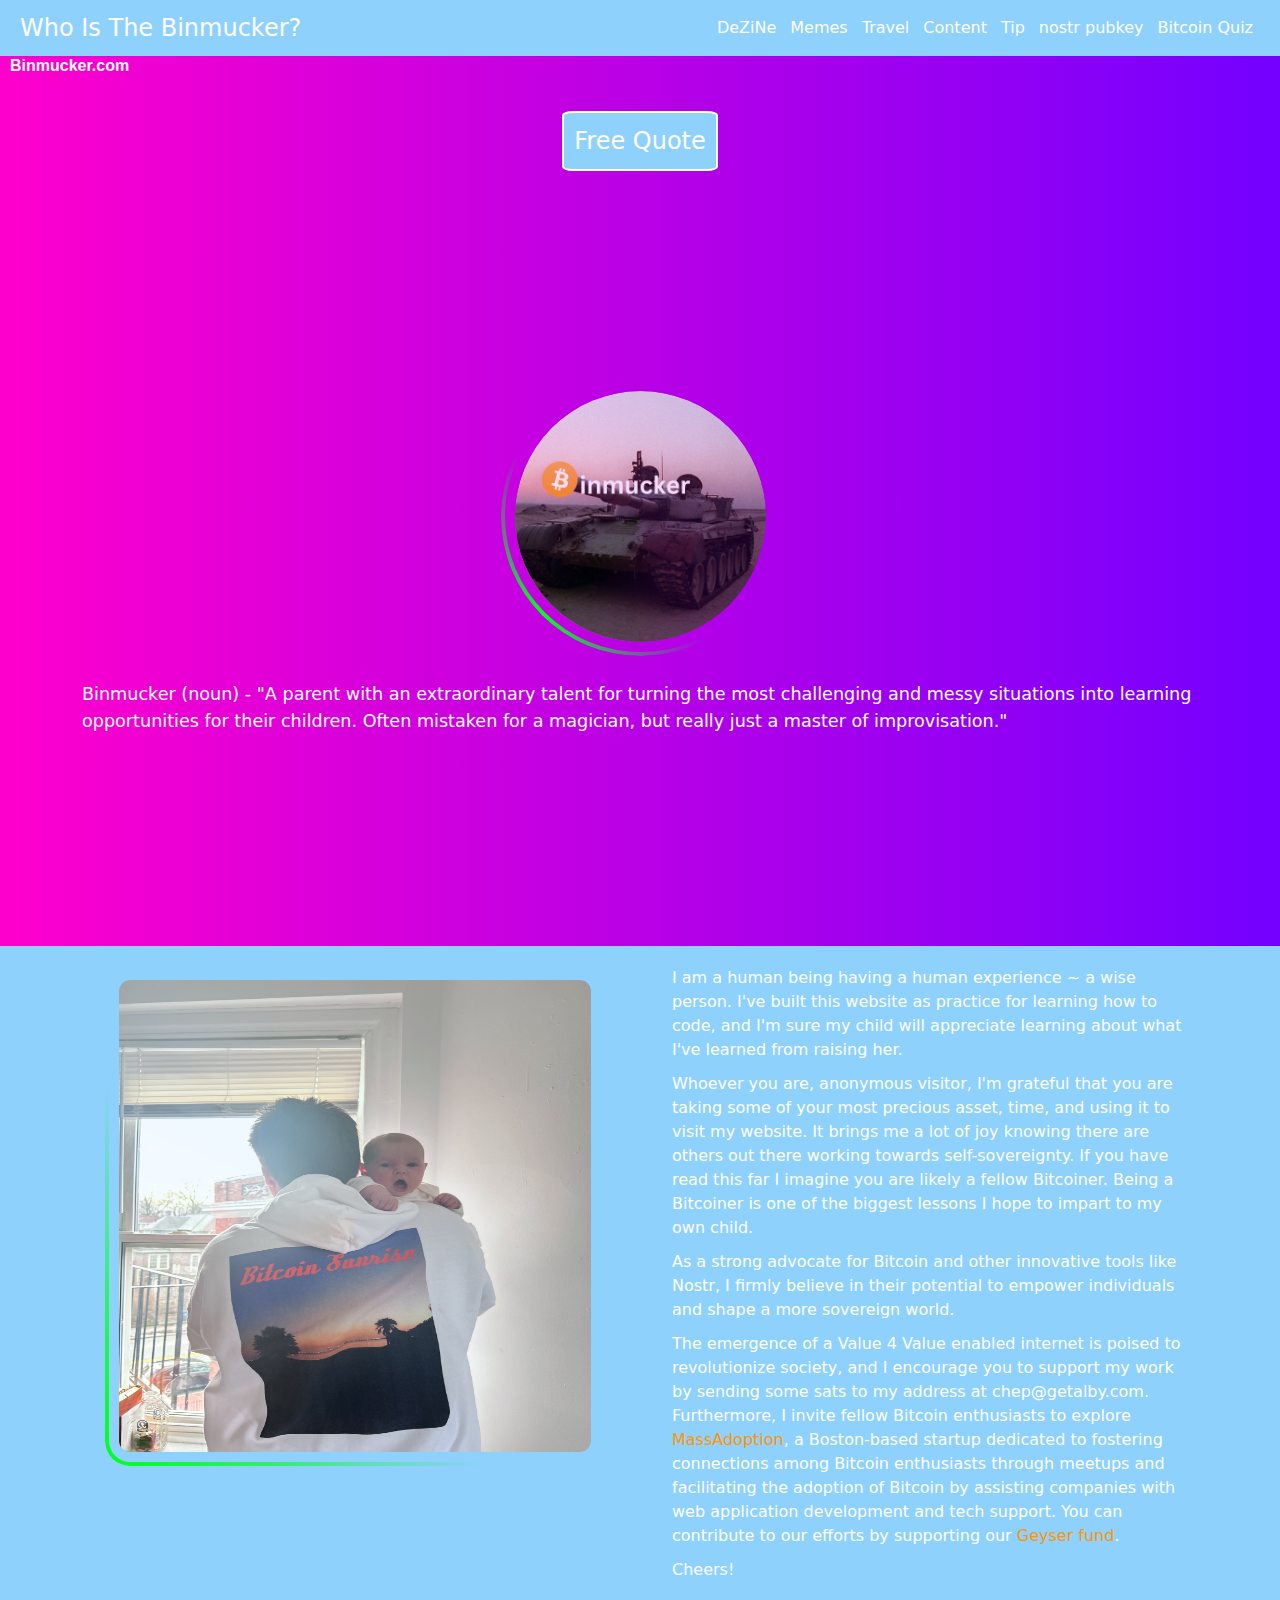
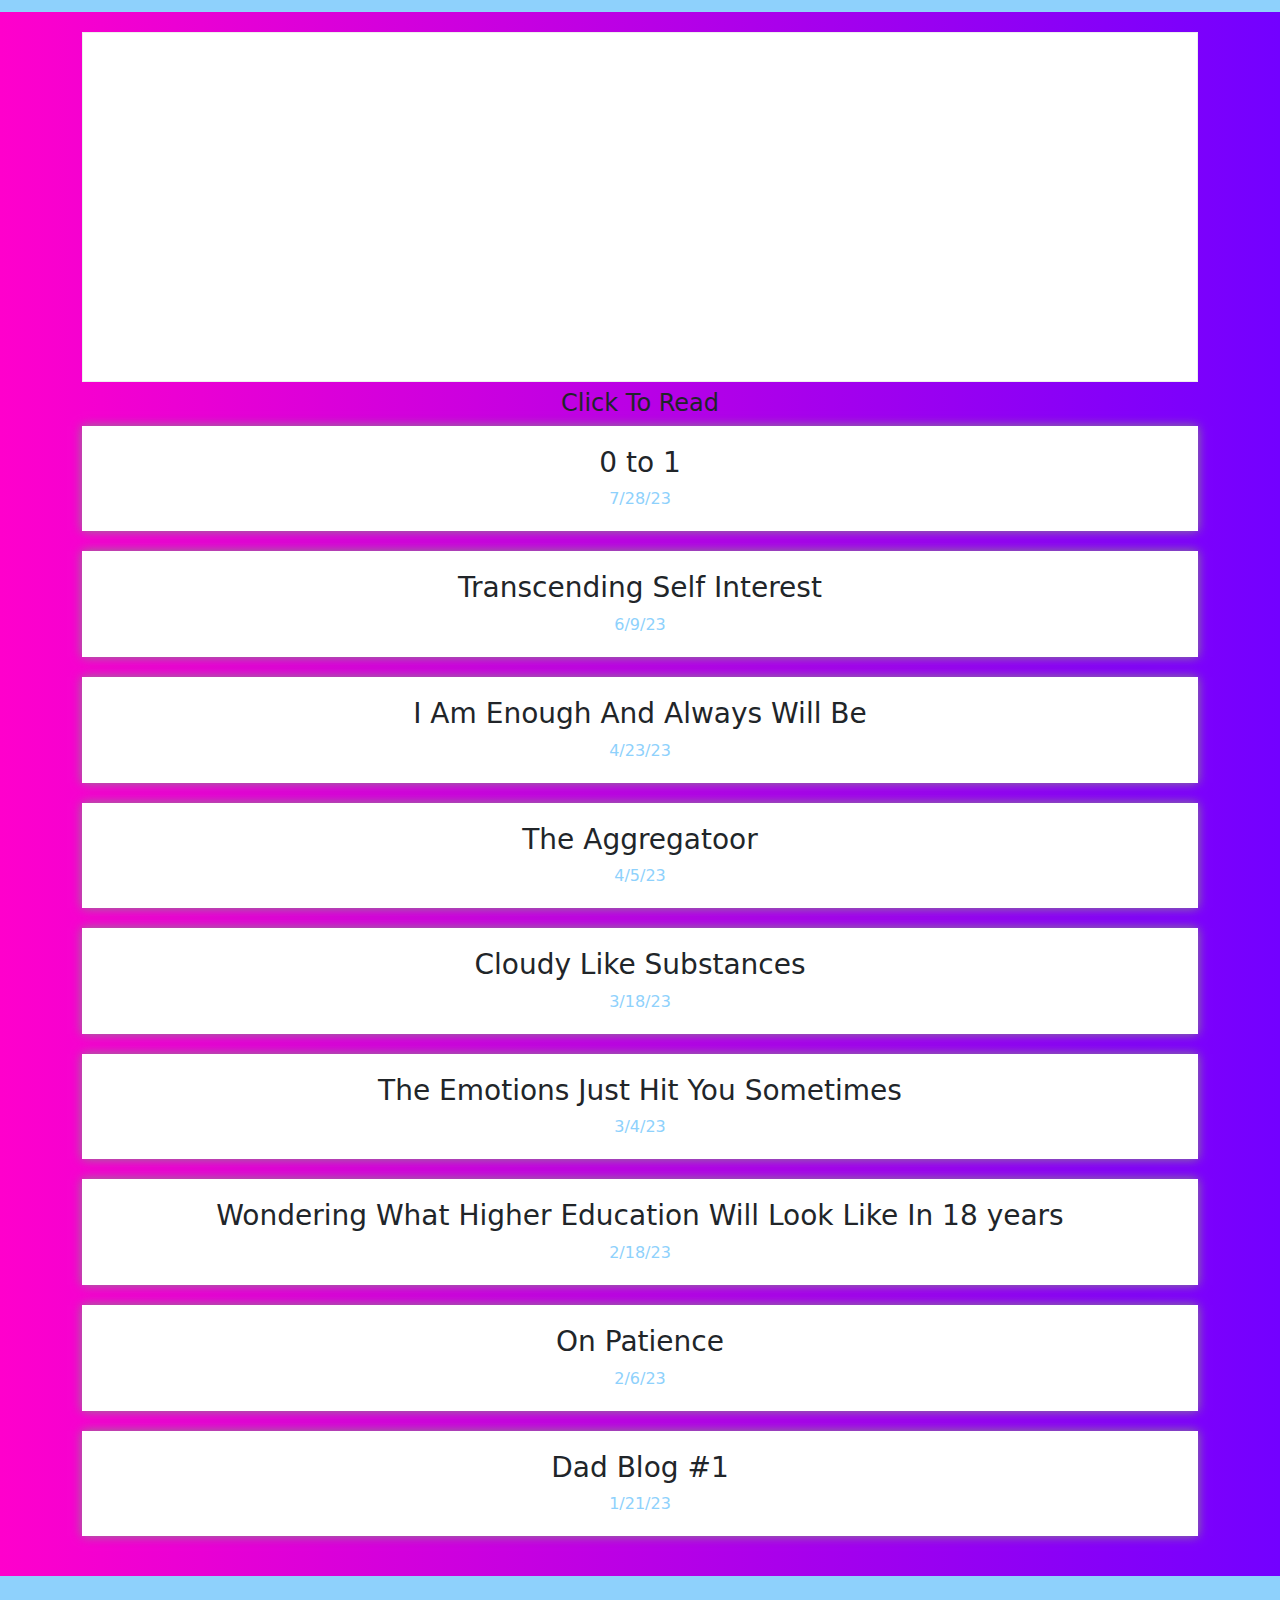
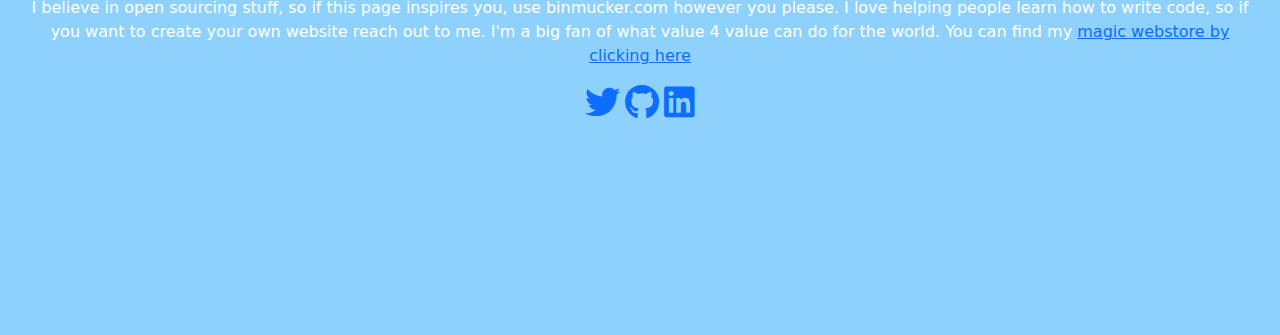
<file: index.html>
<!DOCTYPE html>
<html>
<head>
  <title>Binmucker.com</title>
  <meta name="viewport" content="width=device-width, initial-scale=1.0">
  <link rel="icon" href="images/favicon.ico">
  <link rel="stylesheet" href="./styles.css">
  <link rel="stylesheet" href="https://cdnjs.cloudflare.com/ajax/libs/font-awesome/5.15.3/css/all.min.css">
  <link rel="stylesheet" href="https://cdn.jsdelivr.net/npm/bootstrap@5.3.0/dist/css/bootstrap.min.css">
</head>
<body>
  <header>
    <nav>
      <a href="https://chepenik.github.io/conorchepenik.com/" class="logo" target="_blank">Who Is The Binmucker?</a>
      <button class="nav-toggle">&#9776;</button>
      <ul>
        <li><a href="DeZiNe.html">DeZiNe</a></li>
        <li><a href="memes.html">Memes</a></li>
        <li><a href="travel.html">Travel</a></li>
        <li><a href="content.html">Content</a></li>
        <li><a href="tip.html">Tip</a></li>
        <li><a href="npub.html">nostr pubkey</a></li>
        <li><a href="quiz.html">Bitcoin Quiz</a></li>
      </ul>
    </nav>
  </header>

  <section class="marquee">
    <div class="scroll">
      <div>
        <h3 class="category">Binmucker.com</h3>
        <h3 class="category" id="price1"></h3>
        <h3 class="category" id="block1"></h3>
        <h3 class="category" id="fees1"></h3>
        <h3 id="change1" class="category"></h3>
      </div>
      <script>
        const price1 = document.querySelector("#price1");
        const block1 = document.querySelector("#block1");
        const fees1 = document.querySelector("#fees1");
        const change1 = document.querySelector("#change1");
  
        function getPrice() {
          const priceUrl = "https://api.bitaps.com/market/v1/ticker/btcusd";
  
          fetch(priceUrl)
            .then(response => response.json())
            .then(data => {
              const lastPrice = data.data.last;
              price1.textContent = `USD/BTC $${lastPrice}`;
  
              if (lastPrice < parseFloat(price1.textContent.replace("USD/BTC $", ""))) {
                price1.classList.add("red");
              } else if (lastPrice > parseFloat(price1.textContent.replace("USD/BTC $", ""))) {
                price1.classList.add("green");
              } else {
                price1.classList.remove("red", "green");
              }
            });
        }
  
        getPrice();
  
        function getBlock() {
          const blockUrl = "https://chain.api.btc.com/v3/block/latest";
          console.log(blockUrl);
  
          fetch(blockUrl)
            .then(response => response.json())
            .then(data => {
              block1.textContent = `Block Height: ${String(data.data.height)}`; 
            });
        }
  
        getBlock();
  
        function getFees() {
          const feesUrl = "https://mempool.space/api/v1/fees/recommended";
  
          fetch(feesUrl)
            .then(response => response.json())
            .then(data => {
              fees1.textContent = `Current Fees: ${data.fastestFee} sat/vb`;
            });
        }
  
        getFees();
  
      </script>
    </div>
  </section>  
  
  <section id="quote" class="apitings">
    <div class="col-md-12">
      <div id="quoteText"></div>
      <div id="quoteAuthor"></div>
      <a href="#" onclick="fetchRandomQuote();">Free Quote</a>
    </div>
  </section>  
  <section id="hero">
    <div class="tankdiv">
      <a href="https://chep.creator-spring.com/" target="_blank"><img src="images/inmucker.jpg" class="tank img-fluid" alt="binmucker logo"></a>
    </div>
    <div class="container">
          <p>Binmucker (noun) - "A parent with an extraordinary talent for turning the most challenging and messy situations into learning opportunities for their children. Often mistaken for a magician, but really just a master of improvisation."</p>
        </div>
  </section>

  <section class="substack">
    <div class="container">
      <div class="row">

      </div>
    </div>
  </section>
  
  <section id="about">
    <div class="container">
      <div class="row">
        <div class="col-md-6">
          <div class="about-image">
            <a href="https://chep.creator-spring.com/" target="_blank"><img src="images/sloanonshoulder.jpeg" class="few" alt="binmucker logo"></a>
          </div>
        </div>
        <div class="col-md-6">
          <div class="about-text">
            <p>I am a human being having a human experience ~ a wise person. I've built this website as practice for learning how to code, and I'm sure my child will appreciate learning about what I've learned from raising her.</p>
            <p>Whoever you are, anonymous visitor, I'm grateful that you are taking some of your most precious asset, time, and using it to visit my website. It brings me a lot of joy knowing there are others out there working towards self-sovereignty. If you have read this far I imagine you are likely a fellow Bitcoiner. Being a Bitcoiner is one of the biggest lessons I hope to impart to my own child.</p>
            <p>As a strong advocate for Bitcoin and other innovative tools like Nostr, I firmly believe in their potential to empower individuals and shape a more sovereign world.</p>
            <p>The emergence of a Value 4 Value enabled internet is poised to revolutionize society, and I encourage you to support my work by sending some sats to my address at chep@getalby.com. Furthermore, I invite fellow Bitcoin enthusiasts to explore <a href="https://massadoption.net/">MassAdoption</a>, a Boston-based startup dedicated to fostering connections among Bitcoin enthusiasts through meetups and facilitating the adoption of Bitcoin by assisting companies with web application development and tech support. You can contribute to our efforts by supporting our <a href="https://geyser.fund/project/massadoption">Geyser fund</a>.</p> <p>Cheers!</p>
          </div>
        </div>
      </div>
    </div>
  </section>
  
  <section id="posts">
    <div class="container">
      <div class="row">
        <div class="col-md-12">
          <div class="col-md-12">
            <iframe src="https://binmucker.substack.com/embed" width="100%" height="350" style="border:1px solid #EEE; background:white;" frameborder="0" scrolling="no"></iframe>
          </div>
          <div class="substackheader">
            <h4>Click To Read</h4>
          </div>
          <div class="post" onclick="openLink('https://binmucker.substack.com/p/0-to-1')">
            <h3>0 to 1</h3>
            <a href="https://binmucker.substack.com/p/0-to-1" target="_blank">7/28/23</a>
          </div>
          <div class="post" onclick="openLink('https://binmucker.substack.com/p/transcending-self-interest')">
            <h3>Transcending Self Interest</h3>
            <a href="https://binmucker.substack.com/p/transcending-self-interest" target="_blank">6/9/23</a>
          </div>
          <div class="post" onclick="openLink('https://binmucker.substack.com/p/i-am-enough-and-always-will-be')">
            <h3>I Am Enough And Always Will Be</h3>
            <a href="https://binmucker.substack.com/p/i-am-enough-and-always-will-be" target="_blank">4/23/23</a>
          </div>
          <div class="post" onclick="openLink('https://binmucker.substack.com/p/the-aggregatoor')">
            <h3>The Aggregatoor</h3>
            <a href="https://binmucker.substack.com/p/the-aggregatoor" target="_blank">4/5/23</a>
          </div>
          <div class="post" onclick="openLink('https://binmucker.substack.com/p/cloudy-like-substances?sd=pf')">
            <h3>Cloudy Like Substances</h3>
            <a href="https://binmucker.substack.com/p/cloudy-like-substances?sd=pf" target="_blank">3/18/23</a>
          </div>
          <div class="post" onclick="openLink('https://binmucker.substack.com/p/the-emotions-just-hit-you-sometimes?sd=pf')">
            <h3>The Emotions Just Hit You Sometimes</h3>
            <a href="https://binmucker.substack.com/p/the-emotions-just-hit-you-sometimes?sd=pf" target="_blank">3/4/23</a>
          </div>
          <div class="post" onclick="openLink('https://binmucker.substack.com/p/wondering-what-higher-education-will')">
            <h3>Wondering What Higher Education Will Look Like In 18 years</h3>
            <a href="https://binmucker.substack.com/p/wondering-what-higher-education-will" target="_blank">2/18/23</a>
          </div>
          <div class="post" onclick="openLink('https://binmucker.substack.com/p/on-patience')">
            <h3>On Patience</h3>
            <a href="https://binmucker.substack.com/p/on-patience" target="_blank">2/6/23</a>
          </div>
          <div class="post" onclick="openLink('https://binmucker.substack.com/p/dad-blog-1')">
            <h3>Dad Blog #1</h3>
            <a href="https://binmucker.substack.com/p/dad-blog-1" target="_blank">1/21/23</a>
          </div>
        </div>
      </div>
    </div>
  </section>

  <script>
    function openLink(url) {
      window.open(url, '_blank');
    }
  </script>

  <footer>
    <p>I believe in open sourcing stuff, so if this page inspires you, use binmucker.com however you please. I love helping people learn how to write code, so if you want to create your own website reach out to me. I'm a big fan of what value 4 value can do for the world. You can find my <a href="https://magicwebstore.xyz/index.html?pubkey=02b1a6c208420d3eb5a625aa8c79689e1dd4ea94f82286d06e1df7a05e2c3a482f&relays=%5B%22wss://nostrue.com%22,%22wss://relayable.org%22,%22wss://nostr.oxtr.dev%22%5D" target="_blank">magic webstore by clicking here</a></p>
    <div class="social-links">
      <a href="https://twitter.com/ConorChepenik" target="_blank"><i class="fab fa-twitter icon-resize"></i></a>
      <a href="https://github.com/Chepenik/binmucker.com" target="_blank"><i class="fab fa-github icon-resize"></i></a>
      <a href="https://www.linkedin.com/in/conorchepenik/" target="_blank"><i class="fab fa-linkedin icon-resize"></i></a>
    </div> 
    <div class="v4v">
      <hr>
      <lightning-widget 
      name="Binmucker Chep" 
      accent="#FF00CC" 
      to="chep@getalby.com" 
      image="https://nostr.build/p/nb11376.jpg"
      amounts="690, 6900, 69000"
      labels="Minimuck, Midsize Muck, Massive Muck" 
      />
    <script src="https://embed.twentyuno.net/js/app.js"></script> 
    </div>  
  </footer>  

  <script src="app.js"></script>
</body>
</html>
</file>
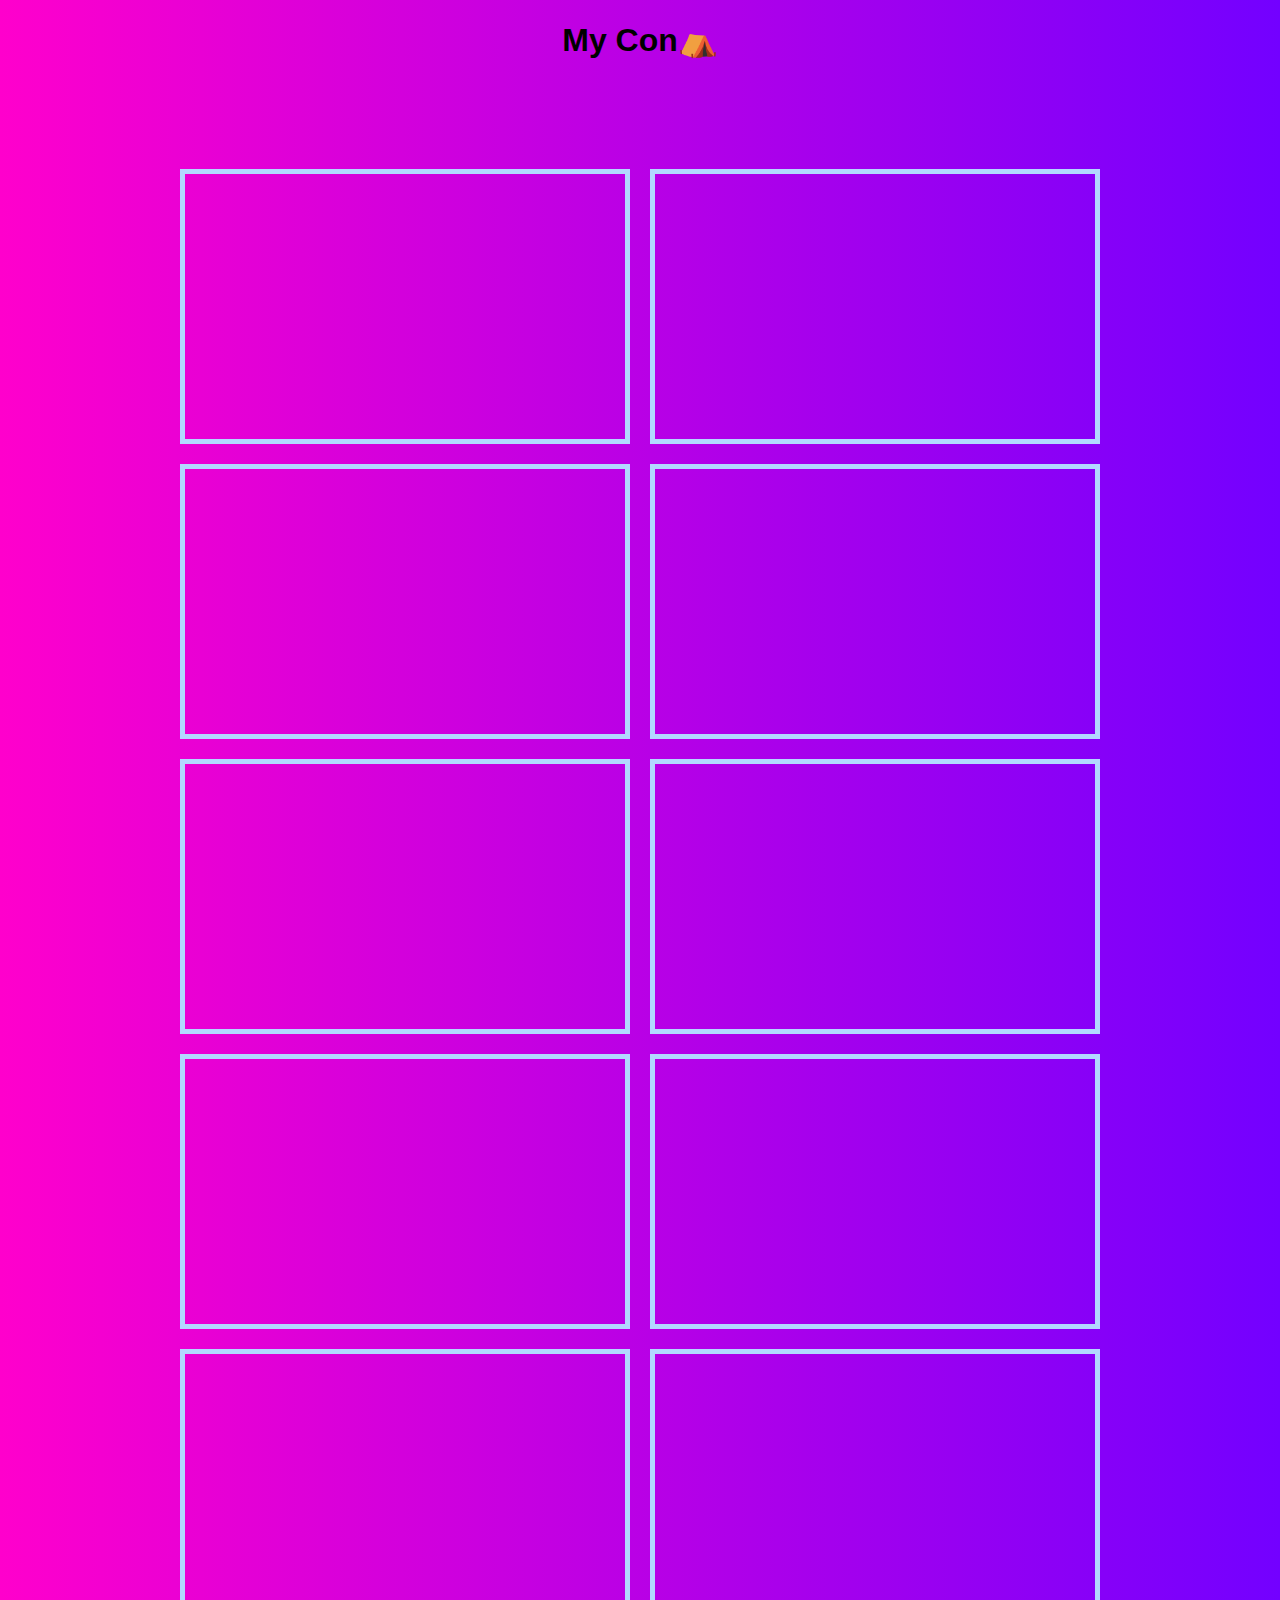
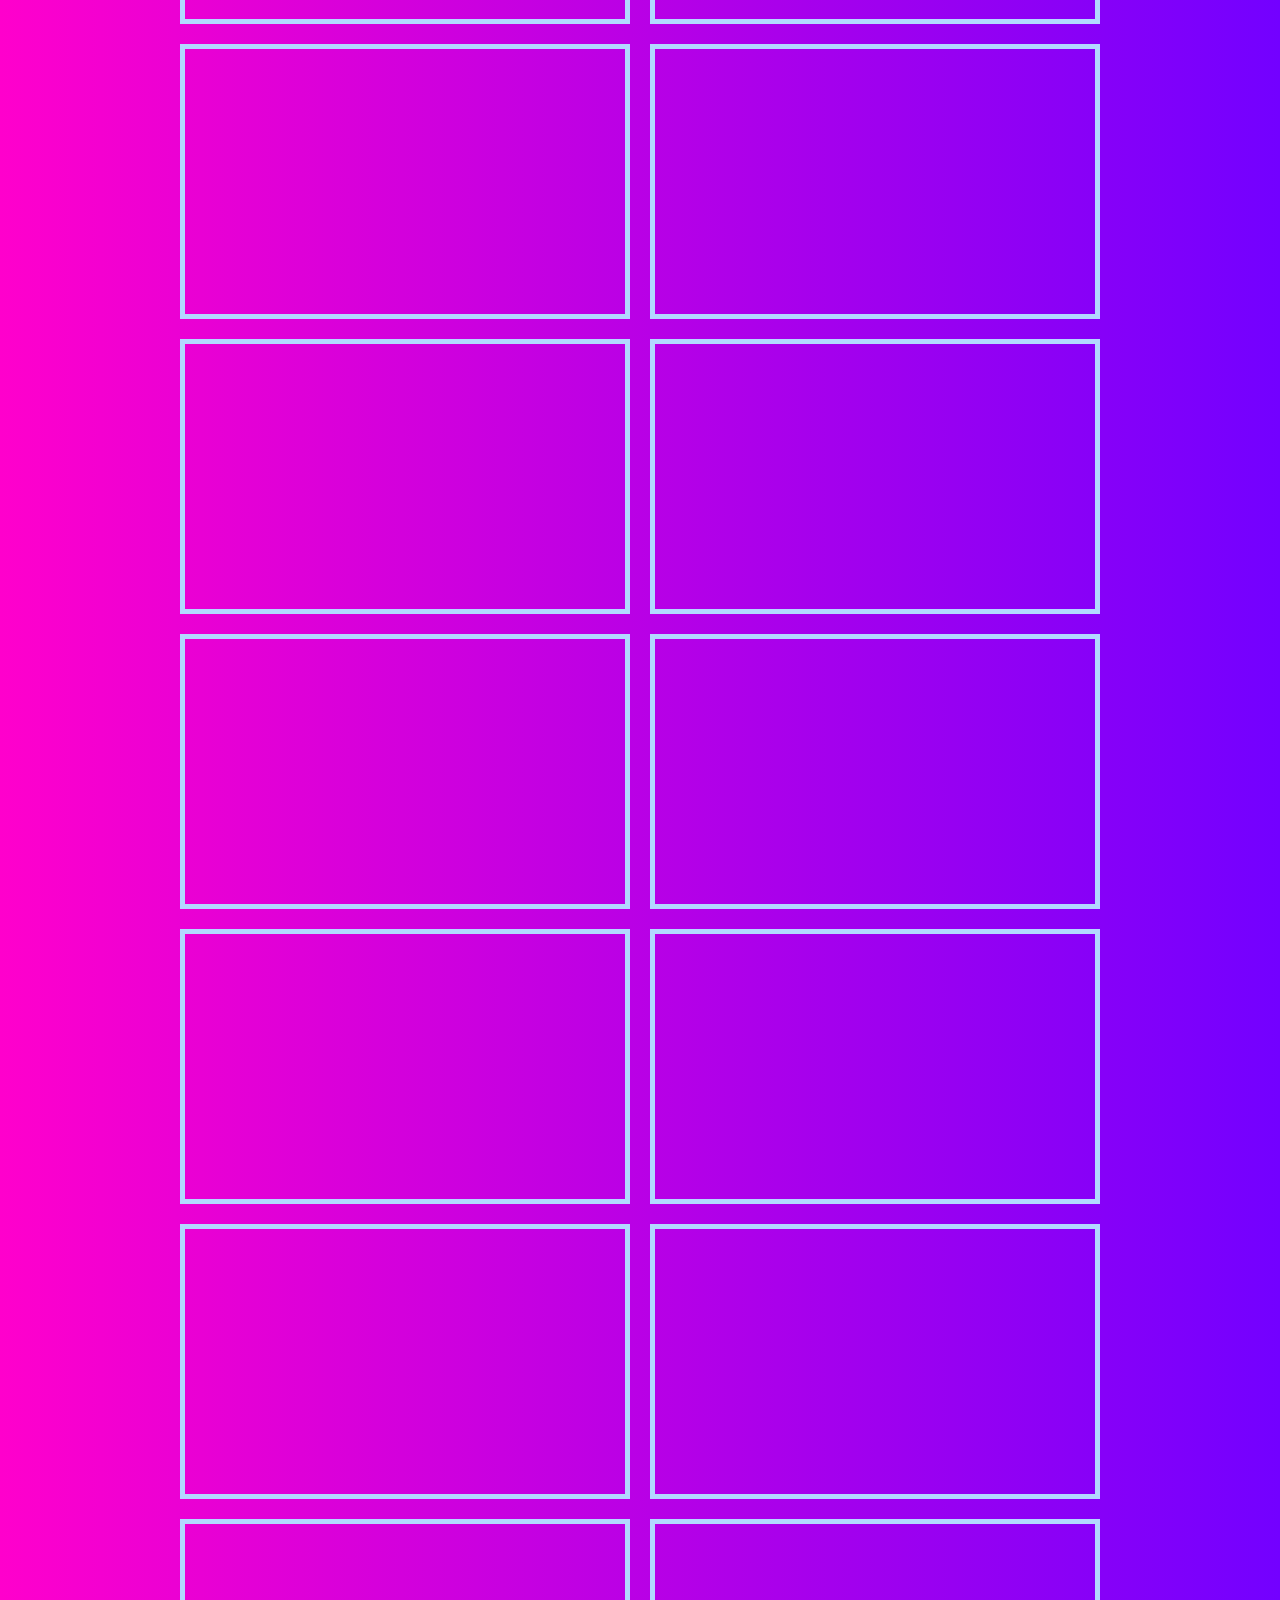
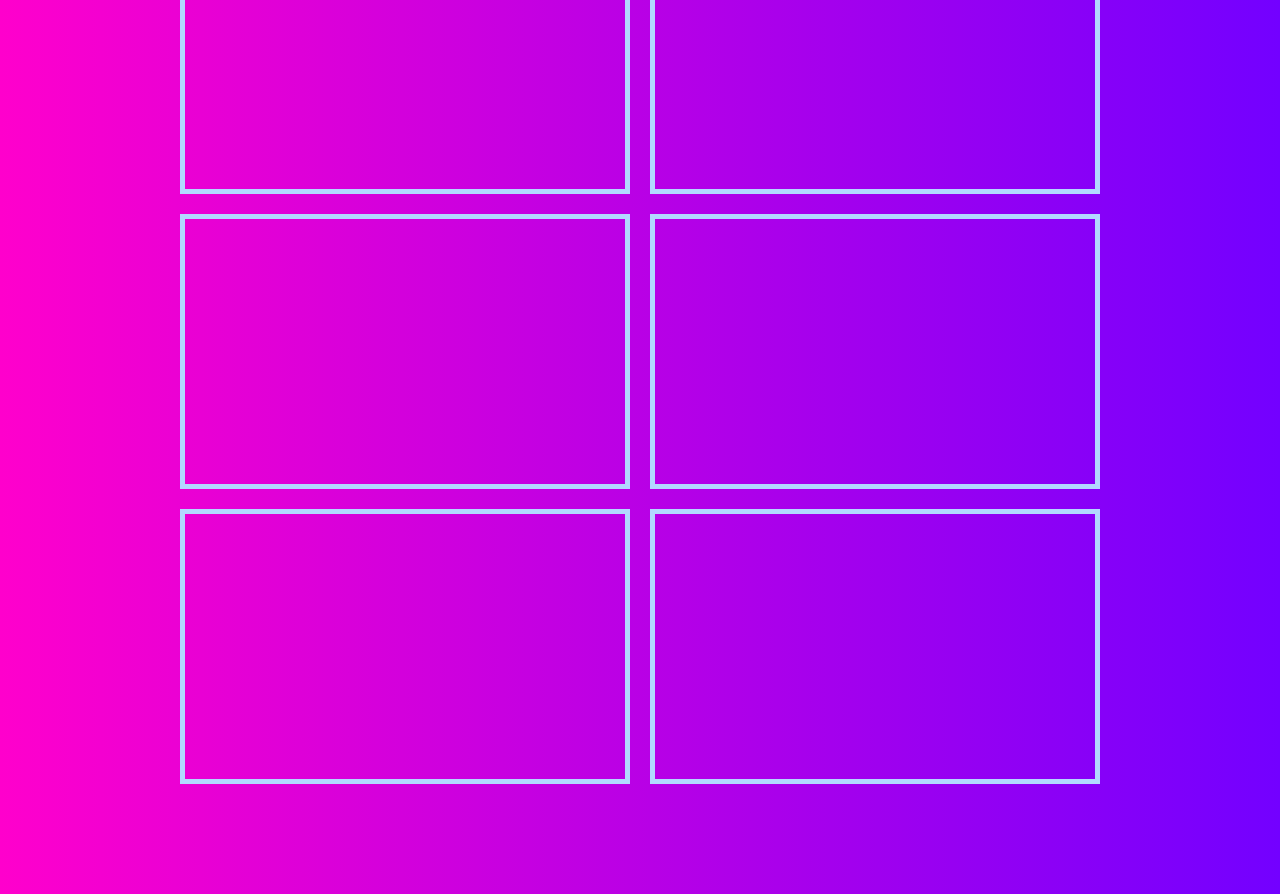
<file: content.html>
<!DOCTYPE html>
<html lang="en">
<head>
  <meta charset="UTF-8">
  <meta name="viewport" content="width=device-width, initial-scale=1.0">
  <title>Youtube Videos</title>
  <link rel="stylesheet" href="https://cdnjs.cloudflare.com/ajax/libs/font-awesome/5.15.3/css/all.min.css">
  <link rel="icon" href="images/favicon.ico">
  <style>
  body {
    background: linear-gradient(90deg, #FF00CC, #7300ff);
    font-family: Arial, sans-serif;
  }
  h1 {
    text-align: center;
  }
  .iframe-container {
    display: flex;
    justify-content: center;
    margin-top: 100px;
    margin-bottom: 100px;
    flex-wrap: wrap;
  }

  .iframe-container iframe {
    margin: 10px 10px;
    padding: 20px;
    width: 400px;
    height: 225px;
    border: 5px solid #b2d9ff;
  }
  .img-container {
    display: flex;
    justify-content: center;
    width: auto;
    height: 20px;
  }

  @media (max-width: 1200px) {
    .iframe-container iframe {
      width: 300px;
      height: 169px;
    }
  }

  @media (max-width: 768px) {
    .iframe-container iframe {
      width: 250px;
      height: 141px;
    }
  }

  @media (max-width: 576px) {
    .iframe-container iframe {
      width: 100%;
      height: 225px;
      margin: 10px;
    }
  }
  </style>
</head>
<h1>My Con⛺️</h1>
<body>
  <div class="iframe-container">
    <iframe src="https://www.youtube.com/embed/_FCJmPGxlvE" title="YouTube video player" frameborder="0" allow="accelerometer; autoplay; clipboard-write; encrypted-media; gyroscope; picture-in-picture; web-share" allowfullscreen></iframe>
    <iframe src="https://www.youtube.com/embed/iSzeB2PpGlA" title="YouTube video player" frameborder="0" allow="accelerometer; autoplay; clipboard-write; encrypted-media; gyroscope; picture-in-picture; web-share" allowfullscreen></iframe>
    <iframe src="https://www.youtube.com/embed/ooK-kdJZQoE" title="YouTube video player" frameborder="0" allow="accelerometer; autoplay; clipboard-write; encrypted-media; gyroscope; picture-in-picture; web-share" allowfullscreen></iframe>
    <iframe src="https://www.youtube.com/embed/wejhmYI9IME" title="YouTube video player" frameborder="0" allow="accelerometer; autoplay; clipboard-write; encrypted-media; gyroscope; picture-in-picture; web-share" allowfullscreen></iframe>
    <iframe src="https://www.youtube.com/embed/Q1lVWmy3Dn0" title="YouTube video player" frameborder="0" allow="accelerometer; autoplay; clipboard-write; encrypted-media; gyroscope; picture-in-picture; web-share" allowfullscreen></iframe>
    <iframe src="https://www.youtube.com/embed/s_yntfCSZP4" title="YouTube video player" frameborder="0" allow="accelerometer; autoplay; clipboard-write; encrypted-media; gyroscope; picture-in-picture; web-share" allowfullscreen></iframe>
    <iframe src="https://www.youtube.com/embed/Usw2ZiRqsCY" title="YouTube video player" frameborder="0" allow="accelerometer; autoplay; clipboard-write; encrypted-media; gyroscope; picture-in-picture; web-share" allowfullscreen></iframe>
    <iframe src="https://www.youtube.com/embed/oHUf66_NKGc" title="YouTube video player" frameborder="0" allow="accelerometer; autoplay; clipboard-write; encrypted-media; gyroscope; picture-in-picture; web-share" allowfullscreen></iframe>
    <iframe src="https://www.youtube.com/embed/Uu9c777z_ak" title="YouTube video player" frameborder="0" allow="accelerometer; autoplay; clipboard-write; encrypted-media; gyroscope; picture-in-picture; web-share" allowfullscreen></iframe>
    <iframe src="https://www.youtube.com/embed/xZ5_BahxCqA" title="YouTube video player" frameborder="0" allow="accelerometer; autoplay; clipboard-write; encrypted-media; gyroscope; picture-in-picture; web-share" allowfullscreen></iframe>
    <iframe src="https://www.youtube.com/embed/zob7xplHhA8" title="YouTube video player" frameborder="0" allow="accelerometer; autoplay; clipboard-write; encrypted-media; gyroscope; picture-in-picture; web-share" allowfullscreen></iframe>
    <iframe src="https://www.youtube.com/embed/5ZqLiJzpbnI" title="YouTube video player" frameborder="0" allow="accelerometer; autoplay; clipboard-write; encrypted-media; gyroscope; picture-in-picture; web-share" allowfullscreen></iframe>
    <iframe src="https://www.youtube.com/embed/PT4yHzxq1oo" title="YouTube video player" frameborder="0" allow="accelerometer; autoplay; clipboard-write; encrypted-media; gyroscope; picture-in-picture; web-share" allowfullscreen></iframe>
    <iframe src="https://www.youtube.com/embed/1UZIUCtUr9w" title="YouTube video player" frameborder="0" allow="accelerometer; autoplay; clipboard-write; encrypted-media; gyroscope; picture-in-picture; web-share" allowfullscreen></iframe>
    <iframe src="https://www.youtube.com/embed/FD5UME_fTHs" title="YouTube video player" frameborder="0" allow="accelerometer; autoplay; clipboard-write; encrypted-media; gyroscope; picture-in-picture; web-share" allowfullscreen></iframe>
    <iframe src="https://www.youtube.com/embed/HjhoymatX-E" title="YouTube video player" frameborder="0" allow="accelerometer; autoplay; clipboard-write; encrypted-media; gyroscope; picture-in-picture; web-share" allowfullscreen></iframe>
    <iframe src="https://www.youtube.com/embed/14SWKlcNIYU" title="YouTube video player" frameborder="0" allow="accelerometer; autoplay; clipboard-write; encrypted-media; gyroscope; picture-in-picture; web-share" allowfullscreen></iframe>
    <iframe src="https://www.youtube.com/embed/7WHQuO0U4JE" title="YouTube video player" frameborder="0" allow="accelerometer; autoplay; clipboard-write; encrypted-media; gyroscope; picture-in-picture; web-share" allowfullscreen></iframe>
    <iframe src="https://www.youtube.com/embed/xsKkcU-o4Xs" title="YouTube video player" frameborder="0" allow="accelerometer; autoplay; clipboard-write; encrypted-media; gyroscope; picture-in-picture; web-share" allowfullscreen></iframe>
    <iframe src="https://www.youtube.com/embed/Hx6ZCzjjAps" title="YouTube video player" frameborder="0" allow="accelerometer; autoplay; clipboard-write; encrypted-media; gyroscope; picture-in-picture; web-share" allowfullscreen></iframe>
    <iframe src="https://www.youtube.com/embed/huDc_5hzRdM" title="YouTube video player" frameborder="0" allow="accelerometer; autoplay; clipboard-write; encrypted-media; gyroscope; picture-in-picture; web-share" allowfullscreen></iframe>
    <iframe src="https://www.youtube.com/embed/X2mE4M2A1xU" title="YouTube video player" frameborder="0" allow="accelerometer; autoplay; clipboard-write; encrypted-media; gyroscope; picture-in-picture; web-share" allowfullscreen></iframe>
    <iframe src="https://www.youtube.com/embed/jnzbFR9cD9E" title="YouTube video player" frameborder="0" allow="accelerometer; autoplay; clipboard-write; encrypted-media; gyroscope; picture-in-picture; web-share" allowfullscreen></iframe>
    <iframe src="https://www.youtube.com/embed/ReSZBp3bYe8" title="YouTube video player" frameborder="0" allow="accelerometer; autoplay; clipboard-write; encrypted-media; gyroscope; picture-in-picture; web-share" allowfullscreen></iframe>
    <iframe src="https://www.youtube.com/embed/HZPqlN1gjT8" title="YouTube video player" frameborder="0" allow="accelerometer; autoplay; clipboard-write; encrypted-media; gyroscope; picture-in-picture; web-share" allowfullscreen></iframe>
    <iframe src="https://www.youtube.com/embed/lINpEJlZe0o" title="YouTube video player" frameborder="0" allow="accelerometer; autoplay; clipboard-write; encrypted-media; gyroscope; picture-in-picture; web-share" allowfullscreen></iframe>
  </div>
</body>
</html>
</file>
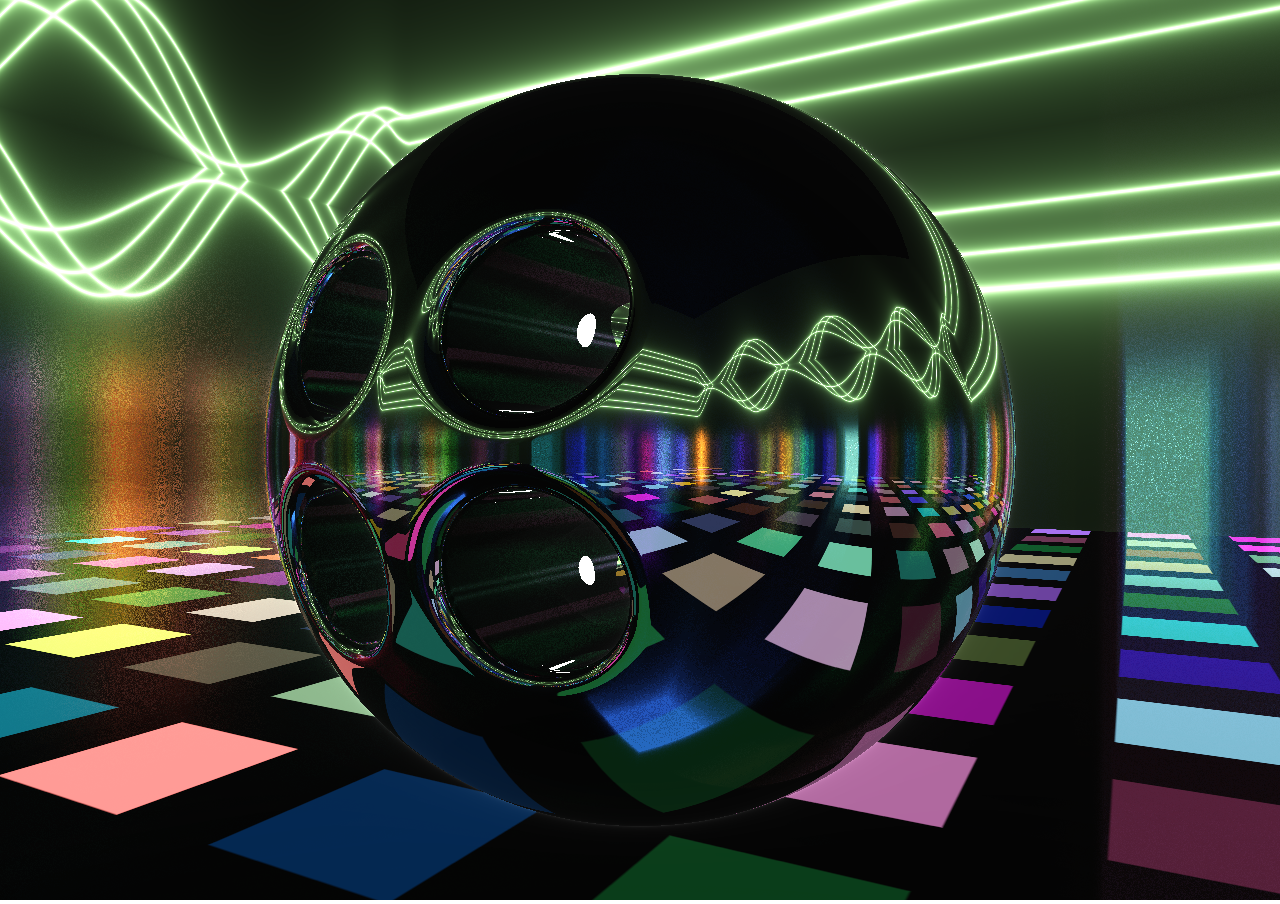
<file: DeZiNe.html>
<!DOCTYPE html>
<html lang="en">
<head>
    <meta charset="UTF-8">
    <meta name="viewport" content="width=device-width, initial-scale=1.0">
    <link rel="icon" href="images/favicon.ico">
</head>
<body>

<script>

const canvas = document.createElement("canvas")
const gl = canvas.getContext("webgl2")

document.title = "DeZiNes"
document.body.innerHTML = ""
document.body.appendChild(canvas) 
document.body.style = "margin:0;touch-action:none;overflow:hidden;"
canvas.style.width = "100%"
canvas.style.height = "auto"
canvas.style.userSelect = "none"

const dpr = Math.max(1, .5*window.devicePixelRatio)

function resize() {
  const {
    innerWidth: width, 
    innerHeight: height
  } = window

  canvas.width = width * dpr
  canvas.height = height * dpr

  gl.viewport(0, 0, width * dpr, height * dpr)
}
window.onresize = resize

const vertexSource = `#version 300 es
    #ifdef GL_FRAGMENT_PRECISION_HIGH
    precision highp float;
    #else 
    precision mediump float;
    #endif

    in vec4 position;

    void main(void) {
        gl_Position = position;
    }
    `

const fragmentSource = `#version 300 es
    /*********
    * made by Matthias Hurrle (@atzedent) 
    */
    #ifdef GL_FRAGMENT_PRECISION_HIGH
    precision highp float;
    #else
    precision mediump float;
    #endif

    out vec4 fragColor;

    uniform vec2 resolution;
    uniform float time;
    uniform vec2 touch;
    uniform int pointerCount;

    #define mouse (touch/resolution)
    #define P pointerCount
    #define T time
    #define S smoothstep

    #define syl(p,s) (length(p)-s)

    mat2 rot(float a) {
      float c = cos(a),
      s = sin(a);
      return mat2(c, -s, s, c);
    }
    
    float smin(float a, float b, float k) {
      float h = clamp(
        .5+.5*(b-a)/k,
        .0,
        1.
      );
      return mix(b,a,h)-k*h*(1.-h);
    }
    
    vec2 smax(vec2 a, vec2 b, float k) {
      a.x = smin(a.x, -b.x, k);
      
      return a;
    }
    
    float rnd(vec2 p) {
      return fract(sin(dot(p.xy,p.yx+vec2(234, 543)))*345678.);
    }
    
    float rnd(float a) {
      return fract(sin(a*12.599)*78.233);
    }
    
    float curve(float t) {
      t /= .5;
      
      return mix(
        rnd(floor(t)),
        rnd(floor(t)+1.),
        pow(S(.0, 1., fract(t)), 4.)
      );
    }
    
    float box(vec3 p, vec3 s, float r) {
      p = abs(p) - s;
      
      return length(max(p,.0))+
        min(.0, max(max(p.x,p.y),p.z))-r;
    }
    
    vec2 map(vec3 p) {
      vec2 flr = vec2(-box((p-.2)-vec3(0,4,0), vec3(10,5,10), .2), 0),
      sph = vec2(syl(p, 1.), 1),
      cyl = vec2(-syl(abs(p.xy)-vec2(.25), .18), -1),
      lgt = vec2(syl(abs(p)-vec3(.25,.25,0), .1), 2),
      a = smax(sph, -cyl, -.055);
      a = a.x < flr.x ? a: flr;
      a = a.x < lgt.x ? a: lgt;
      
      return a;
    }
    
    float pattern(vec3 p) {
      vec2 uv = p.xy;
      
      return step(length(abs(uv)-vec2(.25))-.2, .0);
    }
    
    vec3 tiles(vec3 p) {
      if (p.y > 5. || p.x > 9.9 || p.z > 9.9) return vec3(0);
      
      vec2 uv = p.xz;
      vec3 col = vec3(0);
      vec2 grid = S(.31,.3,abs(fract(uv)-.5));
      vec2 cell = floor(uv);
      
      col += min(grid.x, grid.y);
      col *= vec3(rnd(cell), rnd(cell + 12.23), rnd(cell + 78.59));
      col *= curve(T*4.+rnd(cell)*99.33);
      
      return col;
    }
    
    vec3 wallart(vec3 p) {
      vec3 col = vec3(0);
      vec2 uv = vec2(0);
      
      p.y -= 4.;
      
      if (abs(p.x) > 9.8 || abs(p.z) > 9.8) {
        p.y = abs(p.y) - .75;
        uv = p.yz;
        for (float i = .0; i < 4.; i++) {
          uv.x += sin((i+3.)*T*1.5+uv.y*1.2)*.6;
          col += abs(.057/uv.x*.65)*1.618;
        }
    
        col *= .3*pow(.6+.6*cos(6.3*(T*.25)+vec3(0,23,21)), vec3(.5));
      }
    
      return col;
    }
    
    vec3 vol(vec3 p, vec3 rd, vec3 ro, float maxd) {
      const float s = .2;
      
      float distort = rnd(p.xz),
      d = s * distort;
      
      vec3 col = vec3(0);
      vec3 vr = rd * s,
      vp = ro + vr * distort;
      
      for (float i = .0; i < 50.; i++) {
        if (d > maxd) break;
        
        float fadep = 1.-clamp(abs(.5+vp.z*vp.z)*.02, .0, 1.),
        fadet = 1.-clamp(vp.y*vp.y*vp.y, .0, 1.);
        
        col += pattern(vp)*.01 * fadep*fadep;
        col += tiles(vp)*.02 * fadet*fadet;
        
        vp += vr;
        d += s;
      }
    
      return pow(col*4.2, vec3(4));
    }
    
    vec3 norm(vec3 p) {
      float h = 1e-3;
      vec2 k = vec2(-1, 1);
      
      return normalize(
        k.xyy*map(p+k.xyy*h).x+
        k.yxy*map(p+k.yxy*h).x+
        k.yyx*map(p+k.yyx*h).x+
        k.xxx*map(p+k.xxx*h).x
      );
    }
    
    void cam(inout vec3 p) {
      if (P > 0) {
        p.yz *= rot(-mouse.y*3.1415+1.5707);
        p.xz *= rot(3.1415-mouse.x*6.2832);
      } else {
        p.yz *= rot(clamp((sin(T*.05)*.5+.5)*.5-.4,-.2,1.));
        p.xz *= rot(-T*.2);
      }
    }
    
    void main(void) {
      vec2 uv = (
        gl_FragCoord.xy-.5*resolution
      )/min(resolution.x, resolution.y);
      
      vec3 col = vec3(0),
      ro = vec3(0, 0, exp(-cos(T * .2)) - 5.),
      rd = normalize(vec3(uv, 1));
      
      cam(ro);
      cam(rd);
      
      vec3 p = ro;
      
      const float steps = 400., maxd = 80.;
      float dd = .0, at = .0, e = 1., bnz = .0;
      
      for (float i = .0; i < steps; i++) {
        vec2 d = map(p);
        
        if (d.x < 1e-3) {
          if (bnz++ > 2.) break;
          
          int id = int(d.y);
          vec3 n = norm(p);
          
          if (id == 2) {
            col = vec3(1);
            break;
          }
    
          col += vol(p, rd, ro, dd);
          
          if (id == 0) {
            col += e * tiles(p);
            col += e * wallart(p);
            
            if (bnz > .0) break;
          }
    
          rd = reflect(rd, n);
          d.x = 5e-1;
          e *= .5;
        }
    
        if (dd > maxd) {
          dd = maxd;
          break;
        }
    
        dd += d.x;
        p += rd * d.x;
        at += .05 * (.05 / dd);
      }
    
      col = pow(col, vec3(.4545));
      col = S(.0, 1., col);
      col += at;
      
      fragColor = vec4(col, 1);
    }
    `

function compile(shader, source) {
  gl.shaderSource(shader, source)
  gl.compileShader(shader);

  if (!gl.getShaderParameter(shader, gl.COMPILE_STATUS)) {
    console.error(gl.getShaderInfoLog(shader))
  }
}

let program

function setup() {
  const vs = gl.createShader(gl.VERTEX_SHADER)
  const fs = gl.createShader(gl.FRAGMENT_SHADER)

  compile(vs, vertexSource)
  compile(fs, fragmentSource)

  program = gl.createProgram()

  gl.attachShader(program, vs)
  gl.attachShader(program, fs)
  gl.linkProgram(program)

  if (!gl.getProgramParameter(program, gl.LINK_STATUS)) {
    console.error(gl.getProgramInfoLog(program))
  }
}

let vertices, buffer

function init() {
  vertices = [
    -1., -1., 1.,
    -1., -1., 1.,
    -1., 1., 1.,
    -1., 1., 1.,
  ]

  buffer = gl.createBuffer()

  gl.bindBuffer(gl.ARRAY_BUFFER, buffer)
  gl.bufferData(gl.ARRAY_BUFFER, new Float32Array(vertices), gl.STATIC_DRAW)

  const position = gl.getAttribLocation(program, "position")

  gl.enableVertexAttribArray(position)
  gl.vertexAttribPointer(position, 2, gl.FLOAT, false, 0, 0)

  program.resolution = gl.getUniformLocation(program, "resolution")
  program.time = gl.getUniformLocation(program, "time")
  program.touch = gl.getUniformLocation(program, "touch")
  program.pointerCount = gl.getUniformLocation(program, "pointerCount")
}

const mouse = {
  x: 0,
  y: 0,
  touches: new Set(),
  update: function(x, y, pointerId) {
    this.x = x * dpr;
    this.y = (innerHeight - y) * dpr;
    this.touches.add(pointerId)
  },
  remove: function(pointerId) { this.touches.delete(pointerId) }
}

function loop(now) {
  gl.clearColor(0, 0, 0, 1)
  gl.clear(gl.COLOR_BUFFER_BIT)
  gl.useProgram(program)
  gl.bindBuffer(gl.ARRAY_BUFFER, buffer)
  gl.uniform2f(program.resolution, canvas.width, canvas.height)
  gl.uniform1f(program.time, now * 1e-3)
  gl.uniform2f(program.touch, mouse.x, mouse.y)
  gl.uniform1i(program.pointerCount, mouse.touches.size)
  gl.drawArrays(gl.TRIANGLES, 0, vertices.length * .5)
  requestAnimationFrame(loop)
}

setup()
init()
resize()
loop(0)

window.addEventListener("pointerdown", e => mouse.update(e.clientX, e.clientY, e.pointerId))
window.addEventListener("pointerup", e => mouse.remove(e.pointerId))
window.addEventListener("pointermove", e => {
  if (mouse.touches.has(e.pointerId))
    mouse.update(e.clientX, e.clientY, e.pointerId)
})

</script>

    </script>
</body>
</html>
</file>
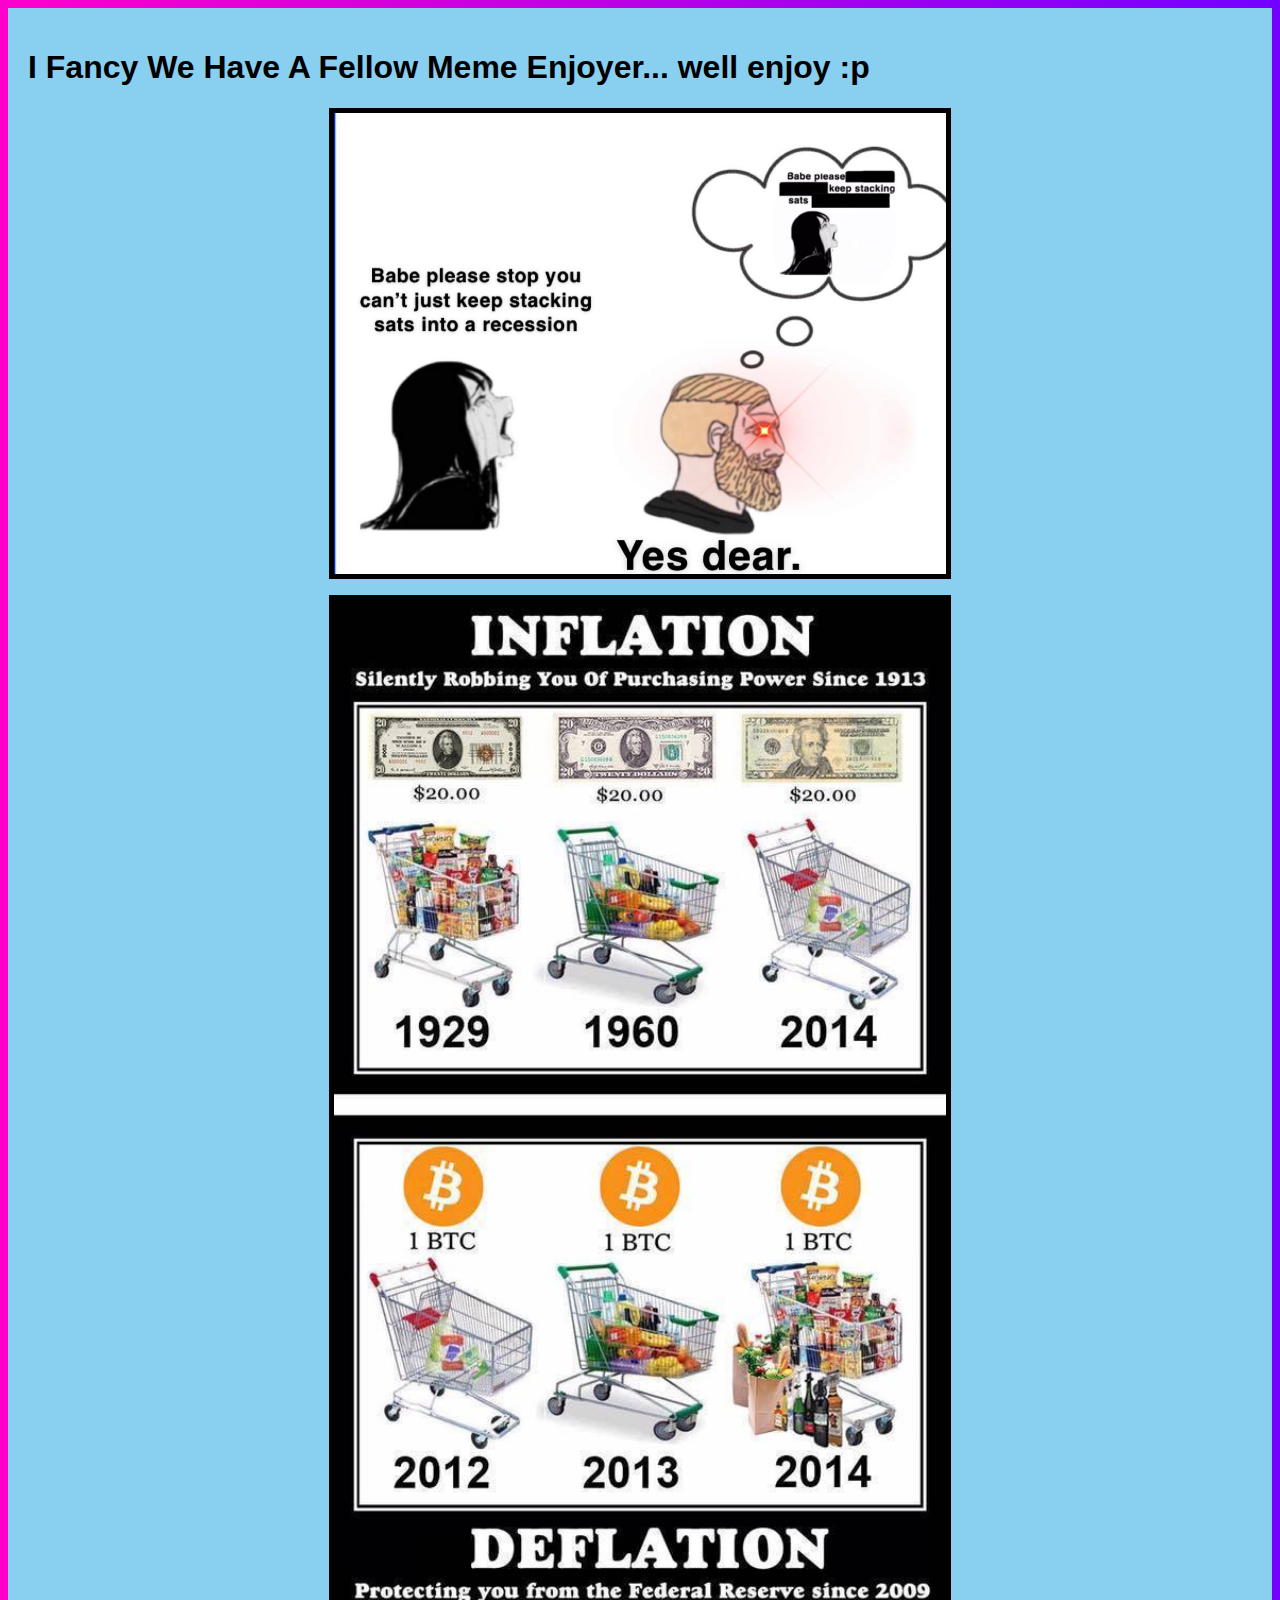
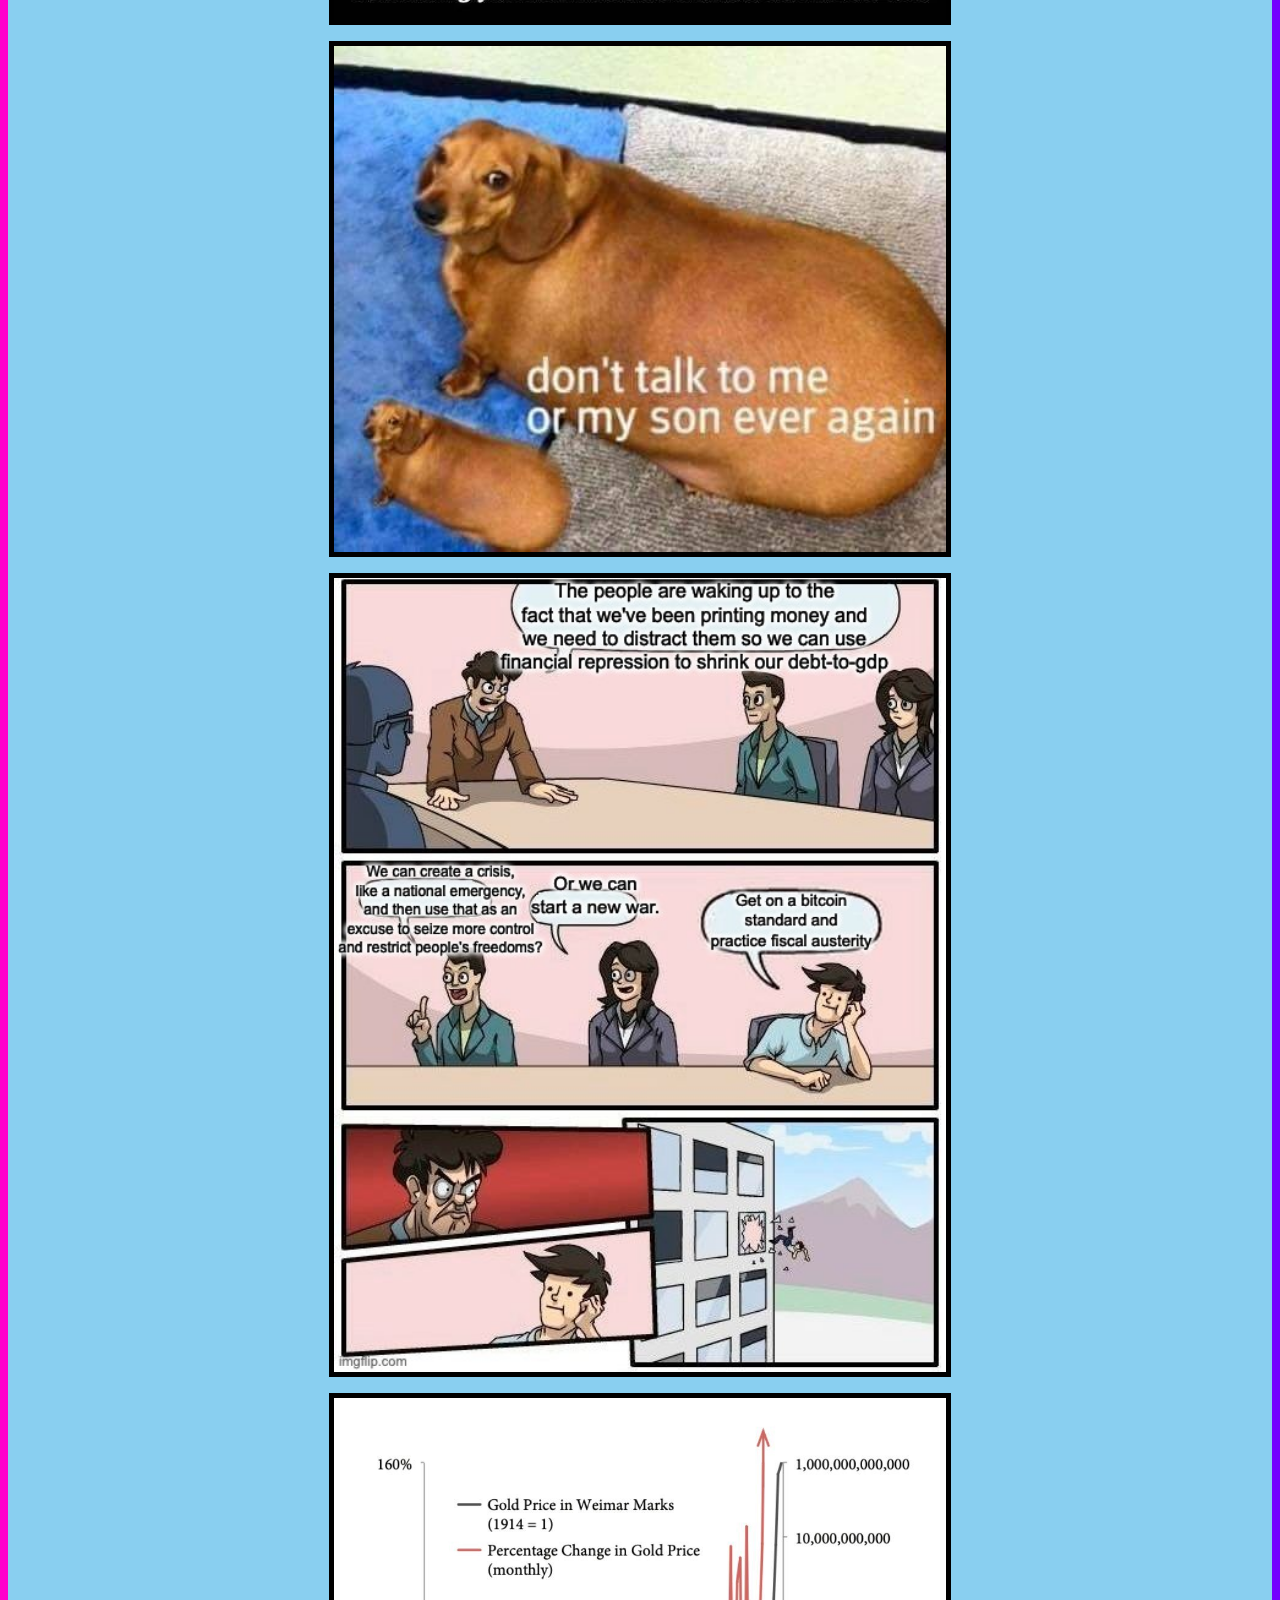
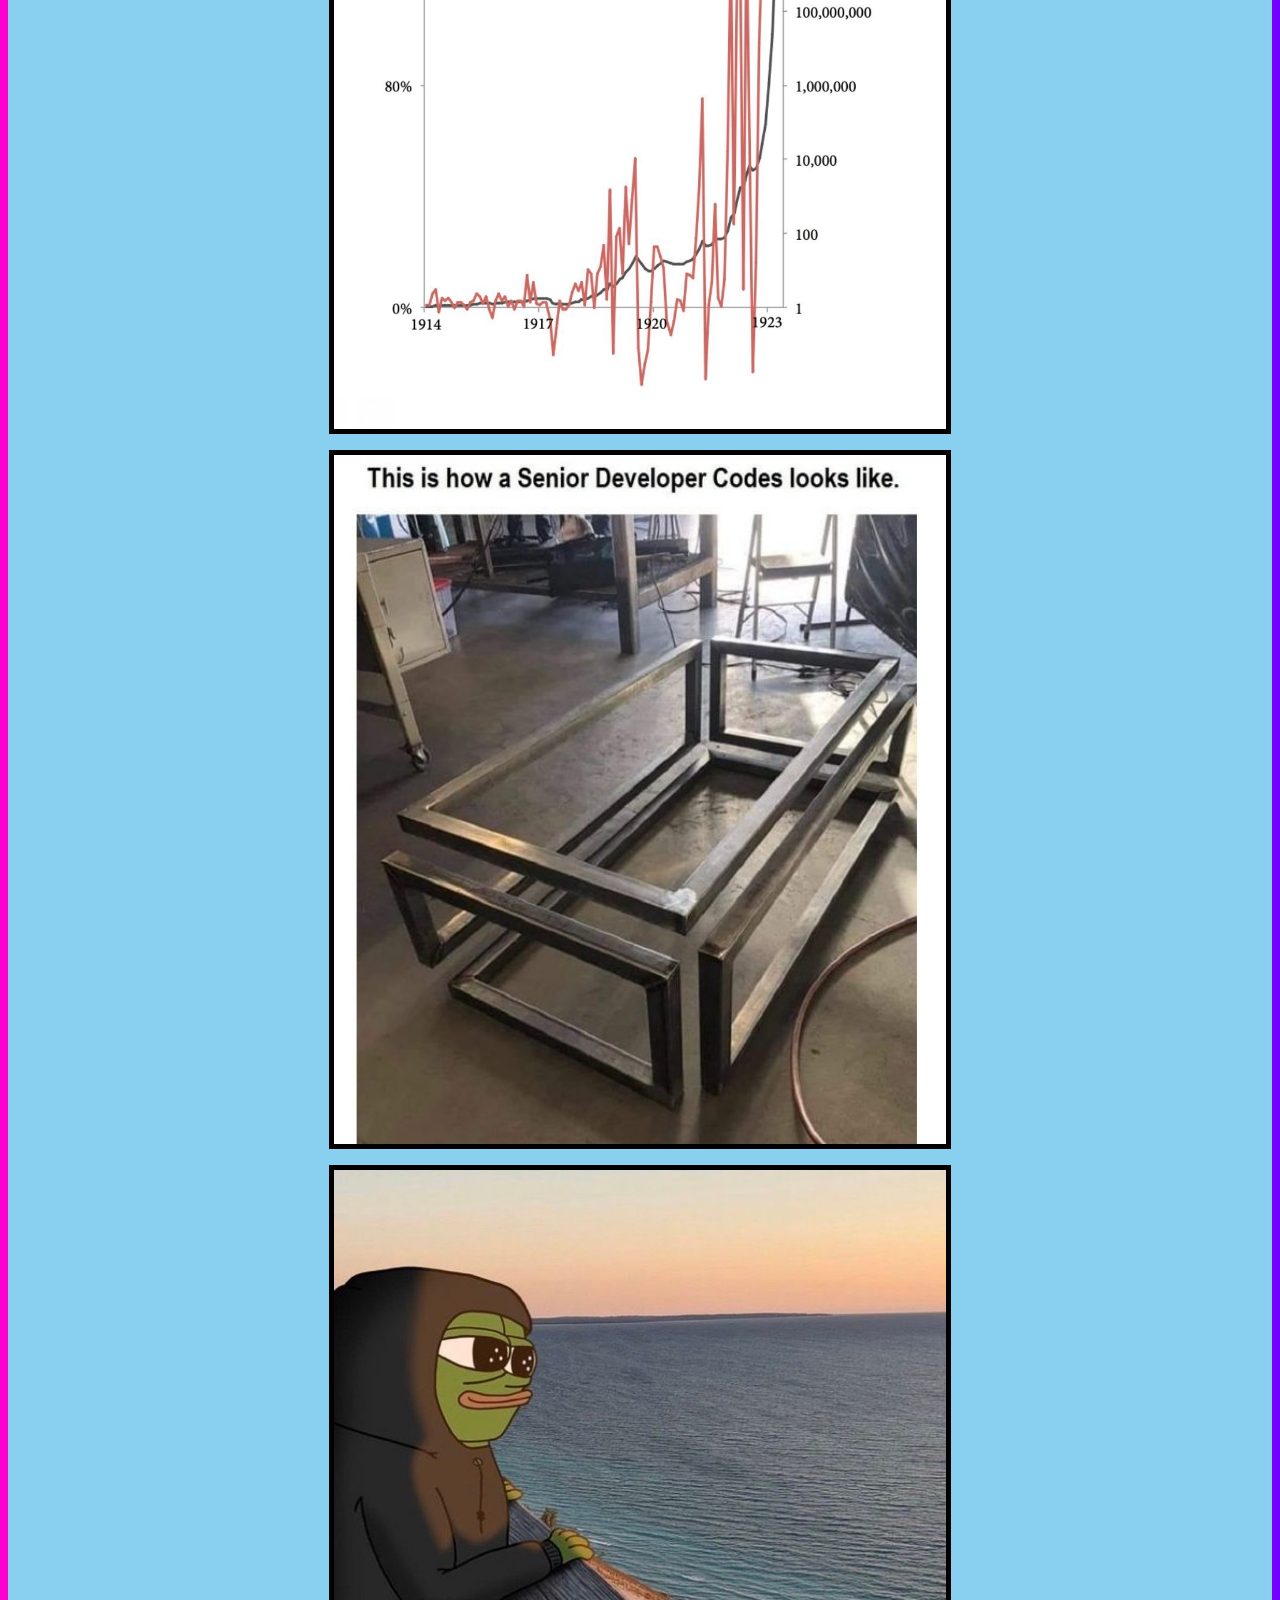
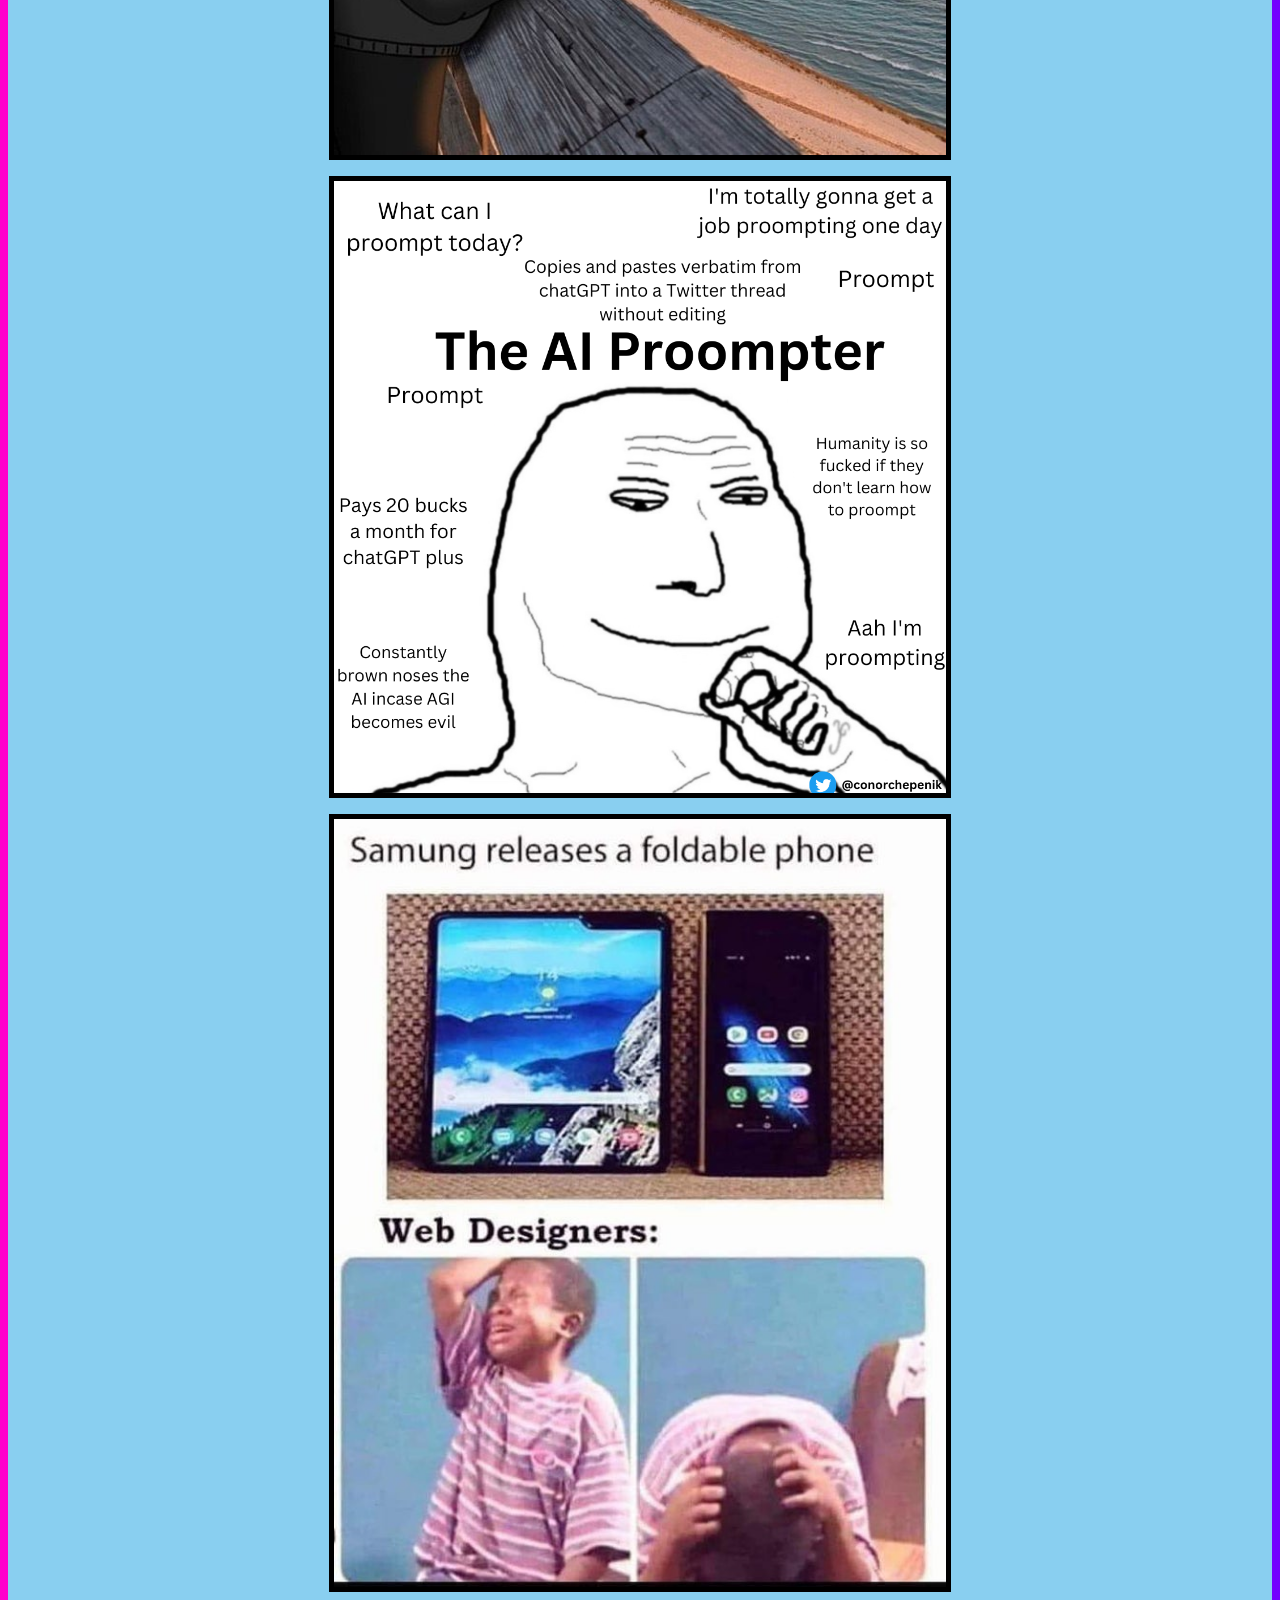
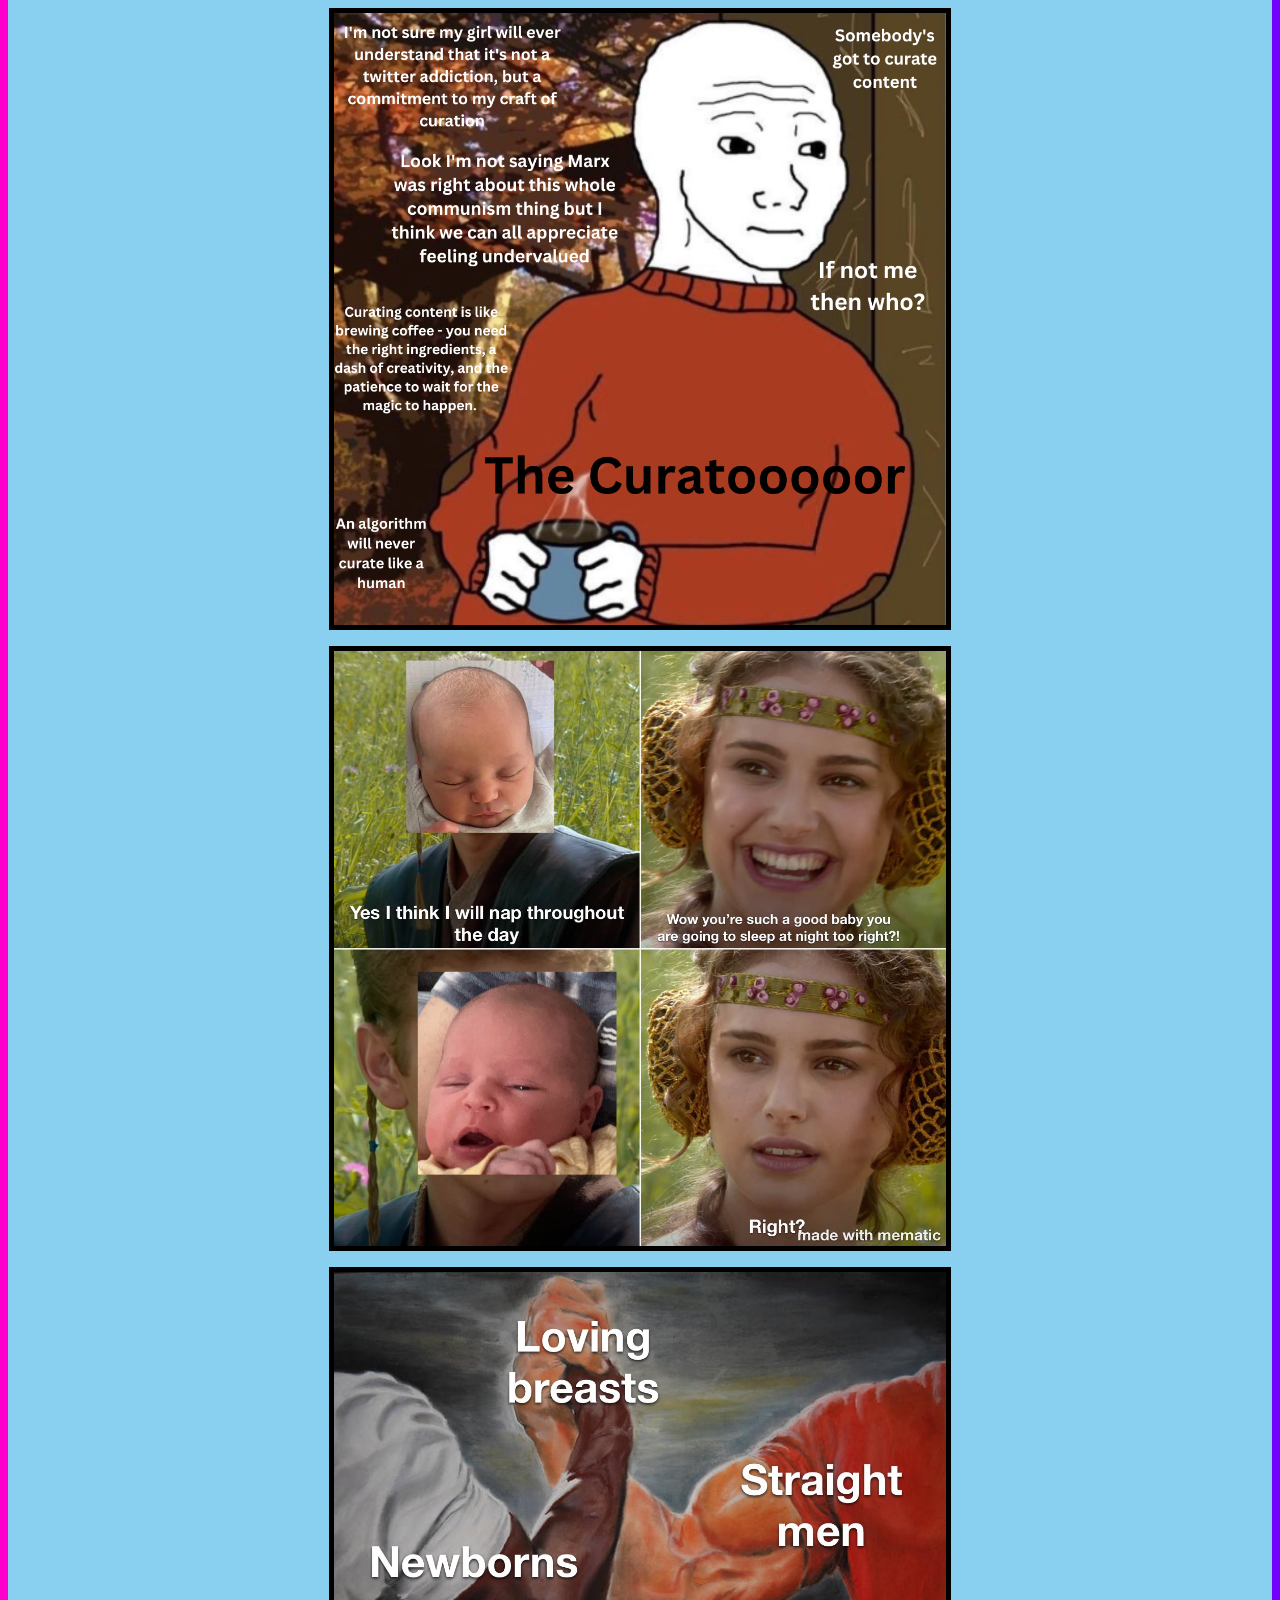
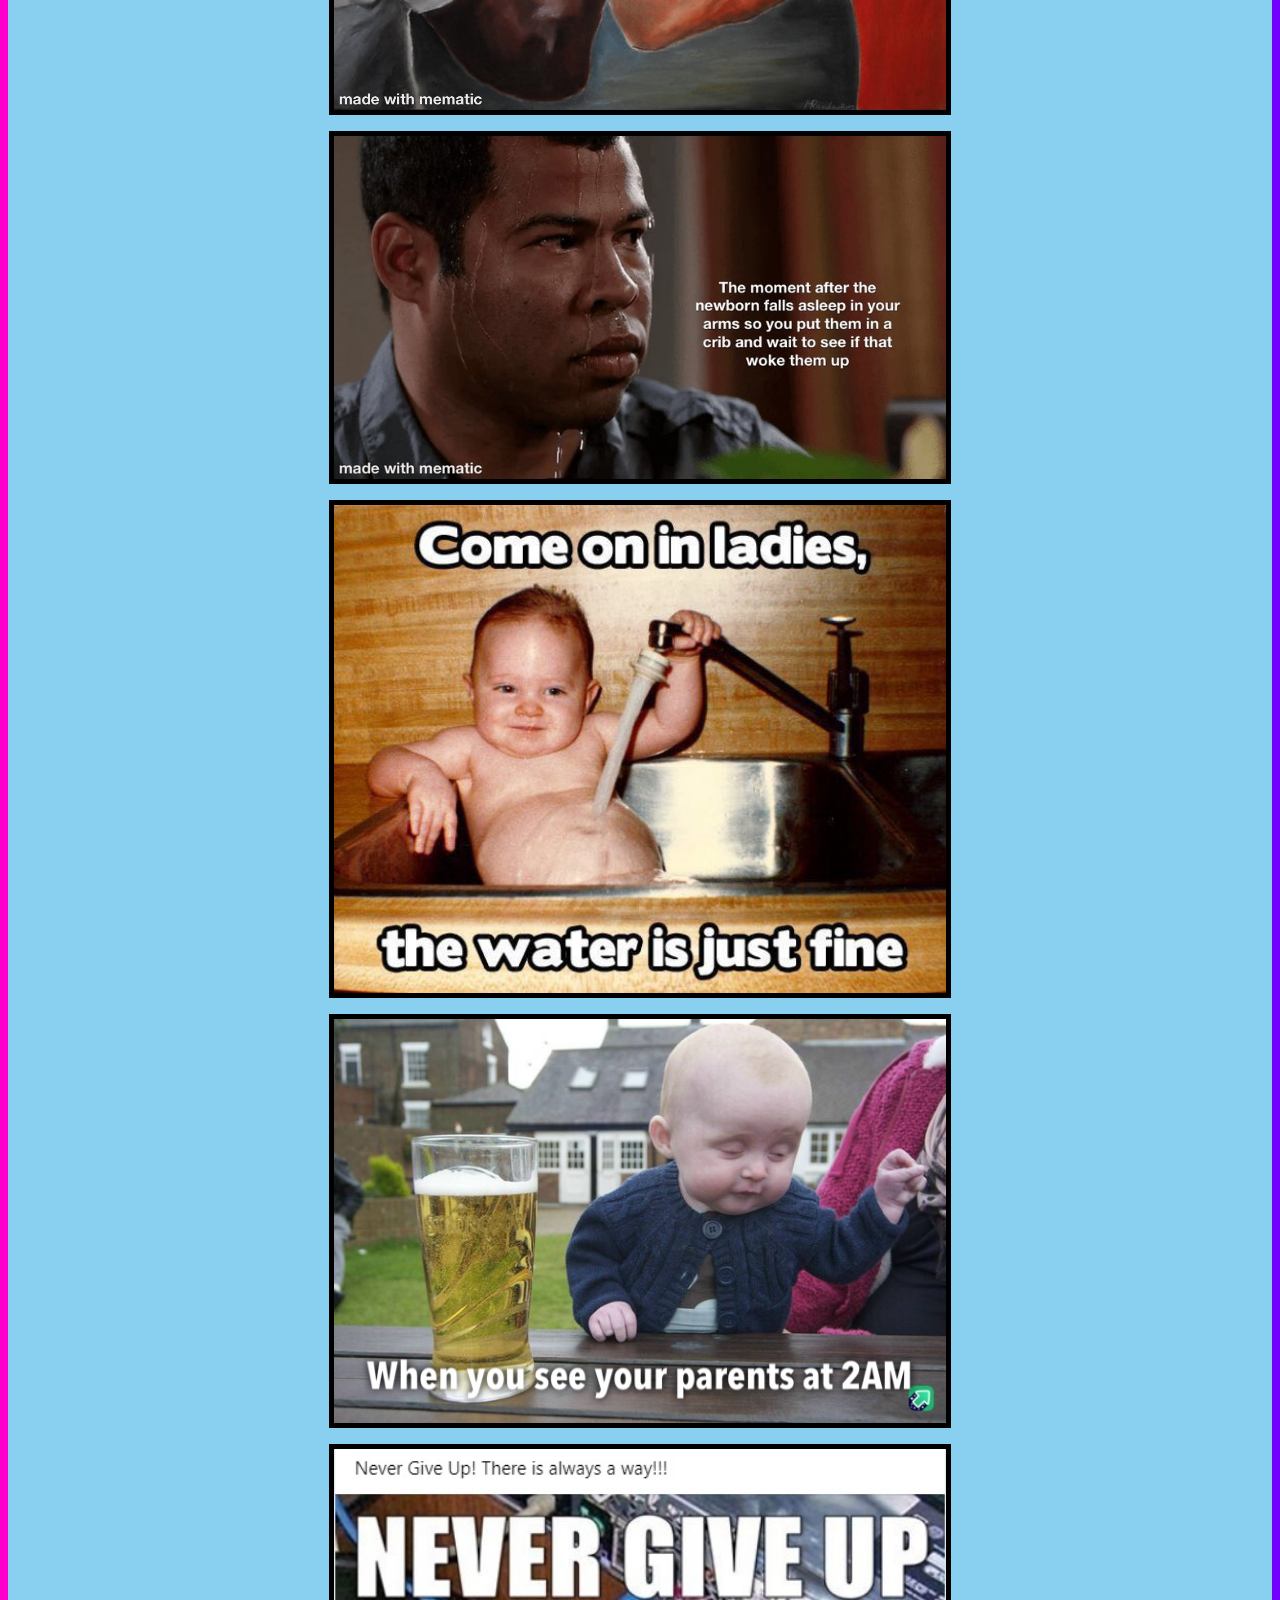
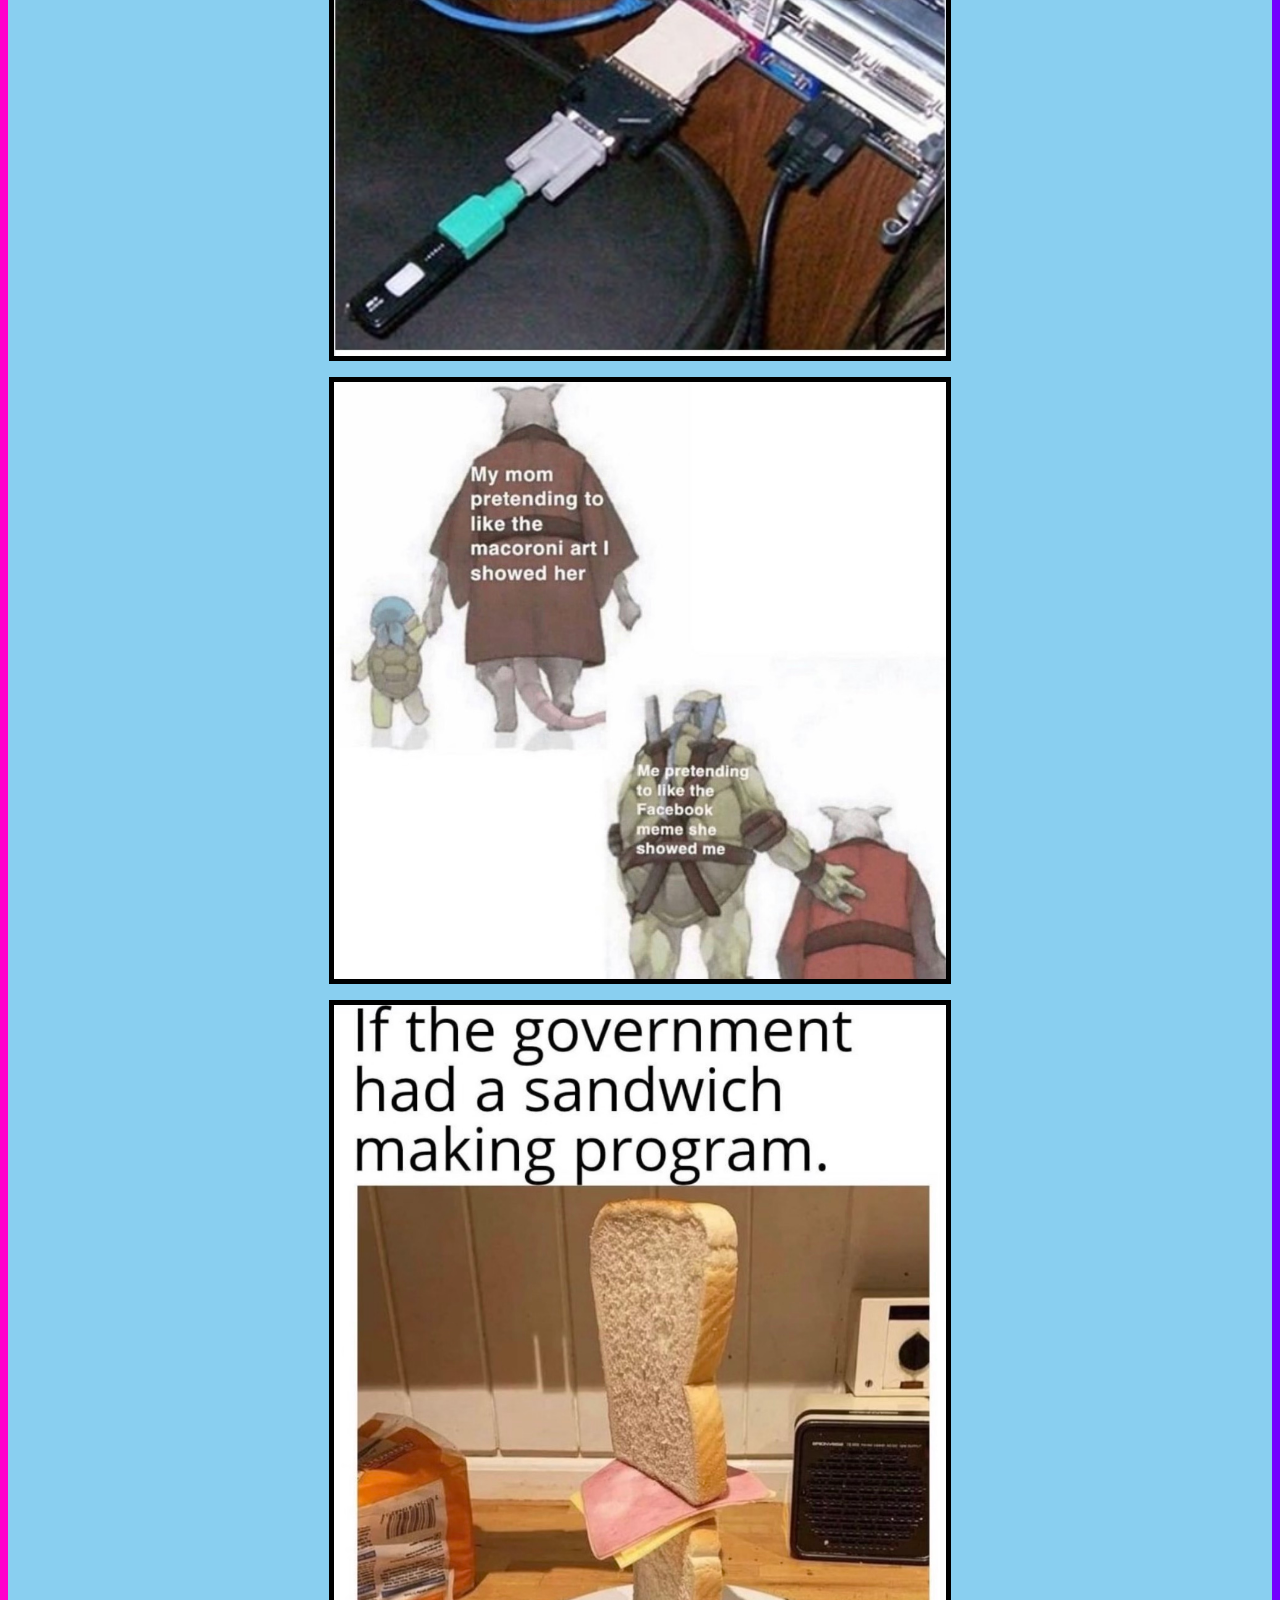
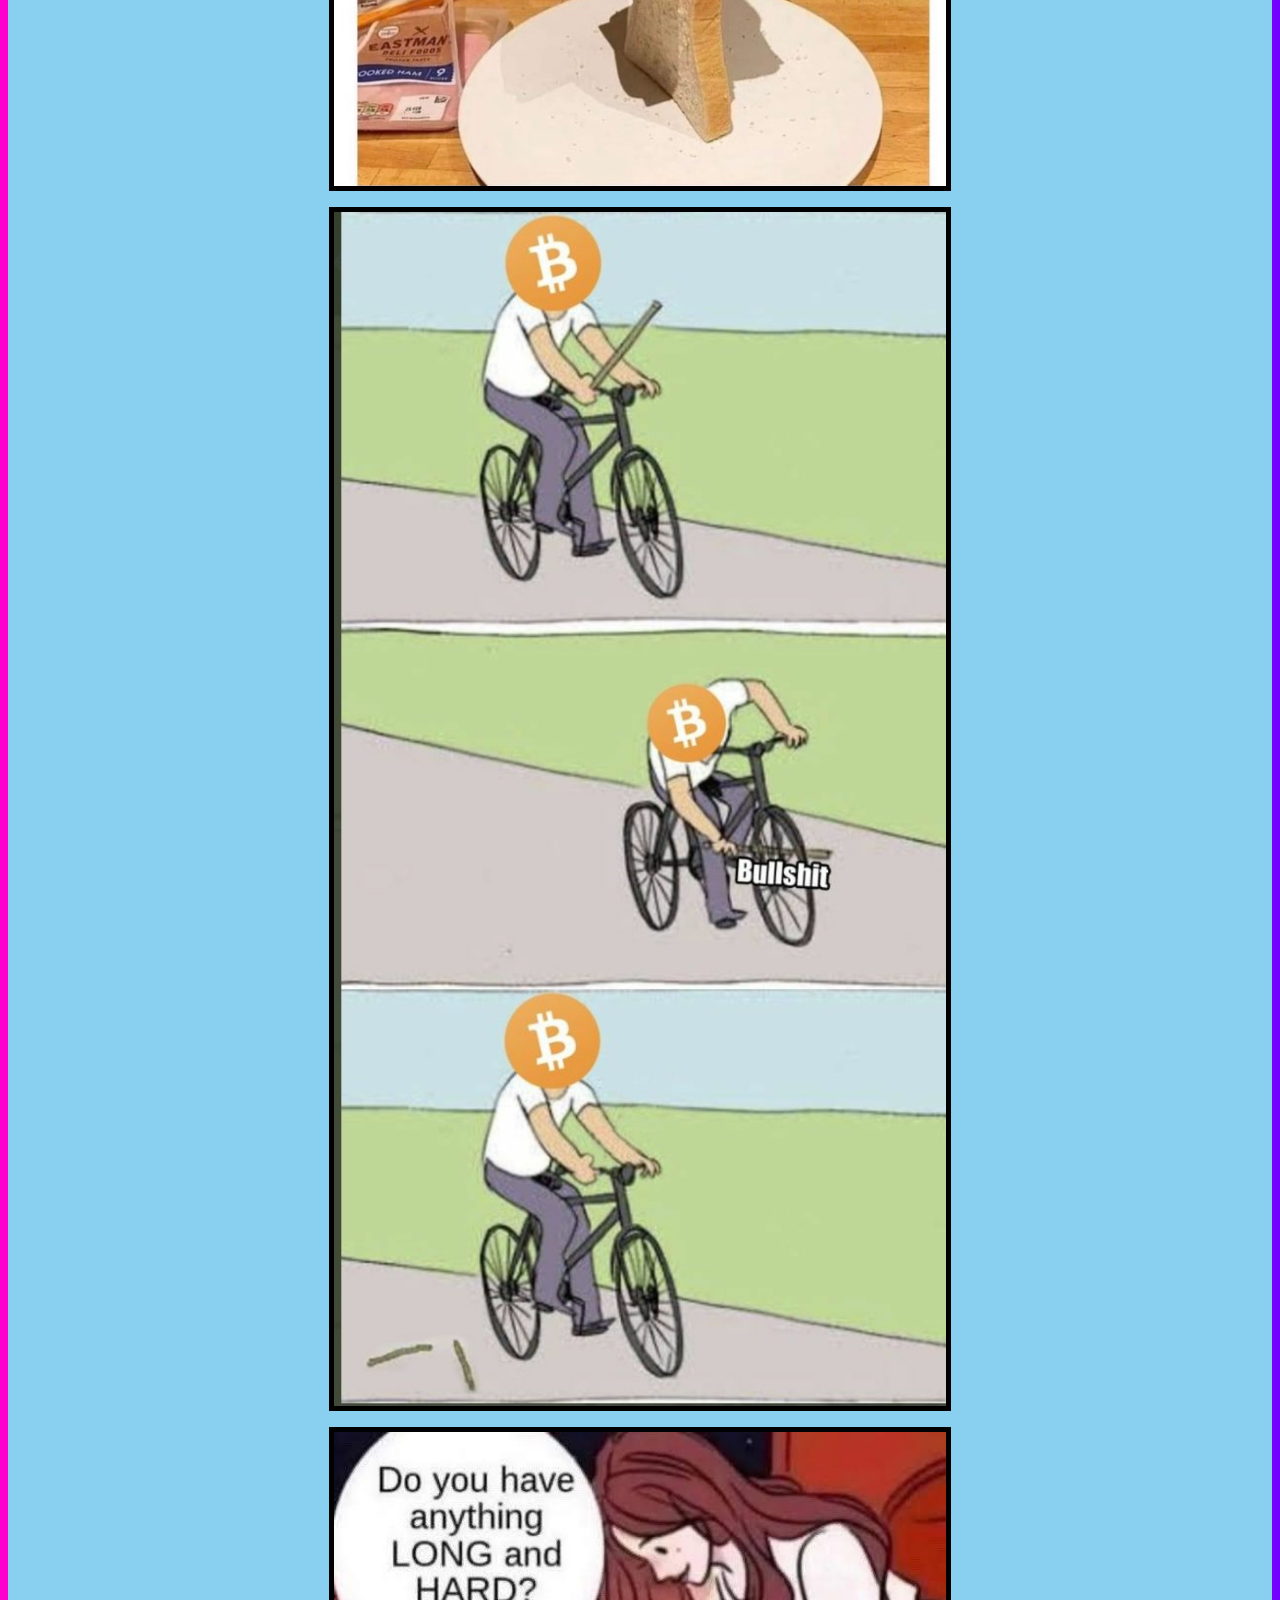
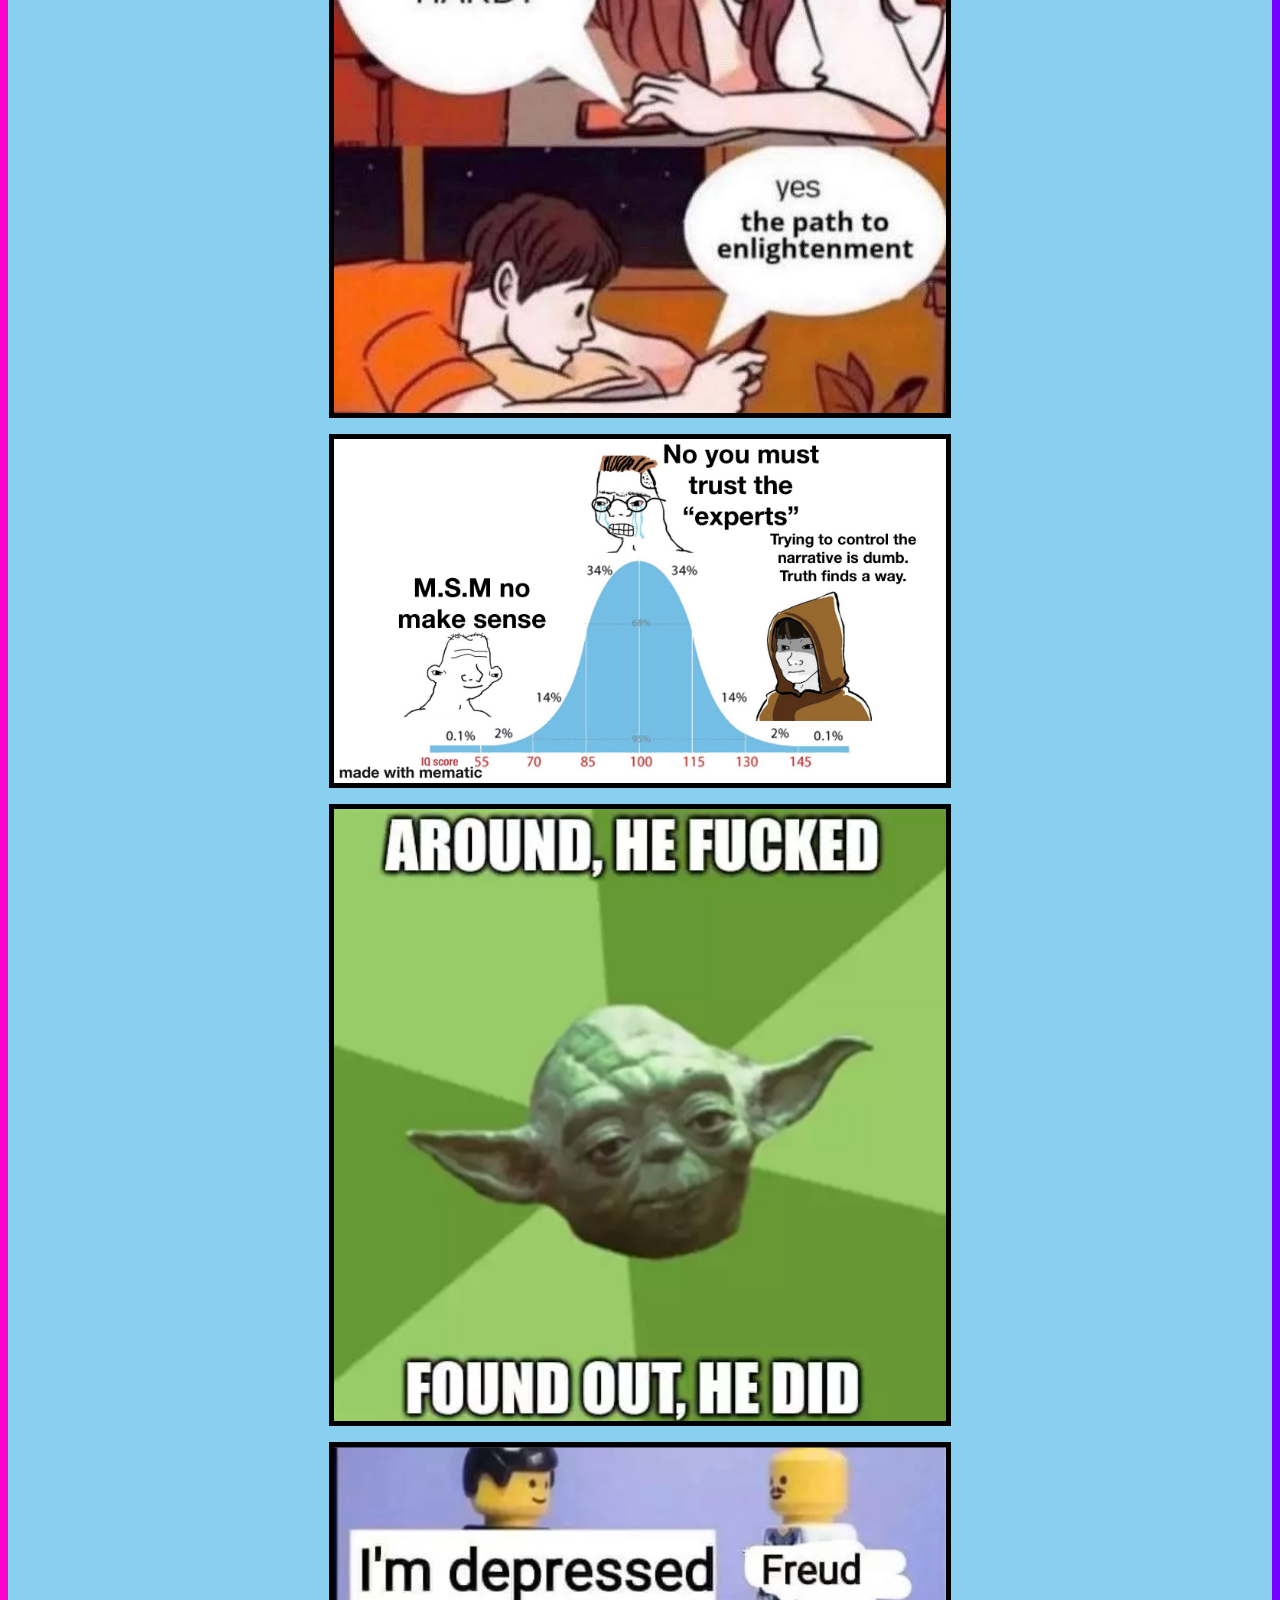
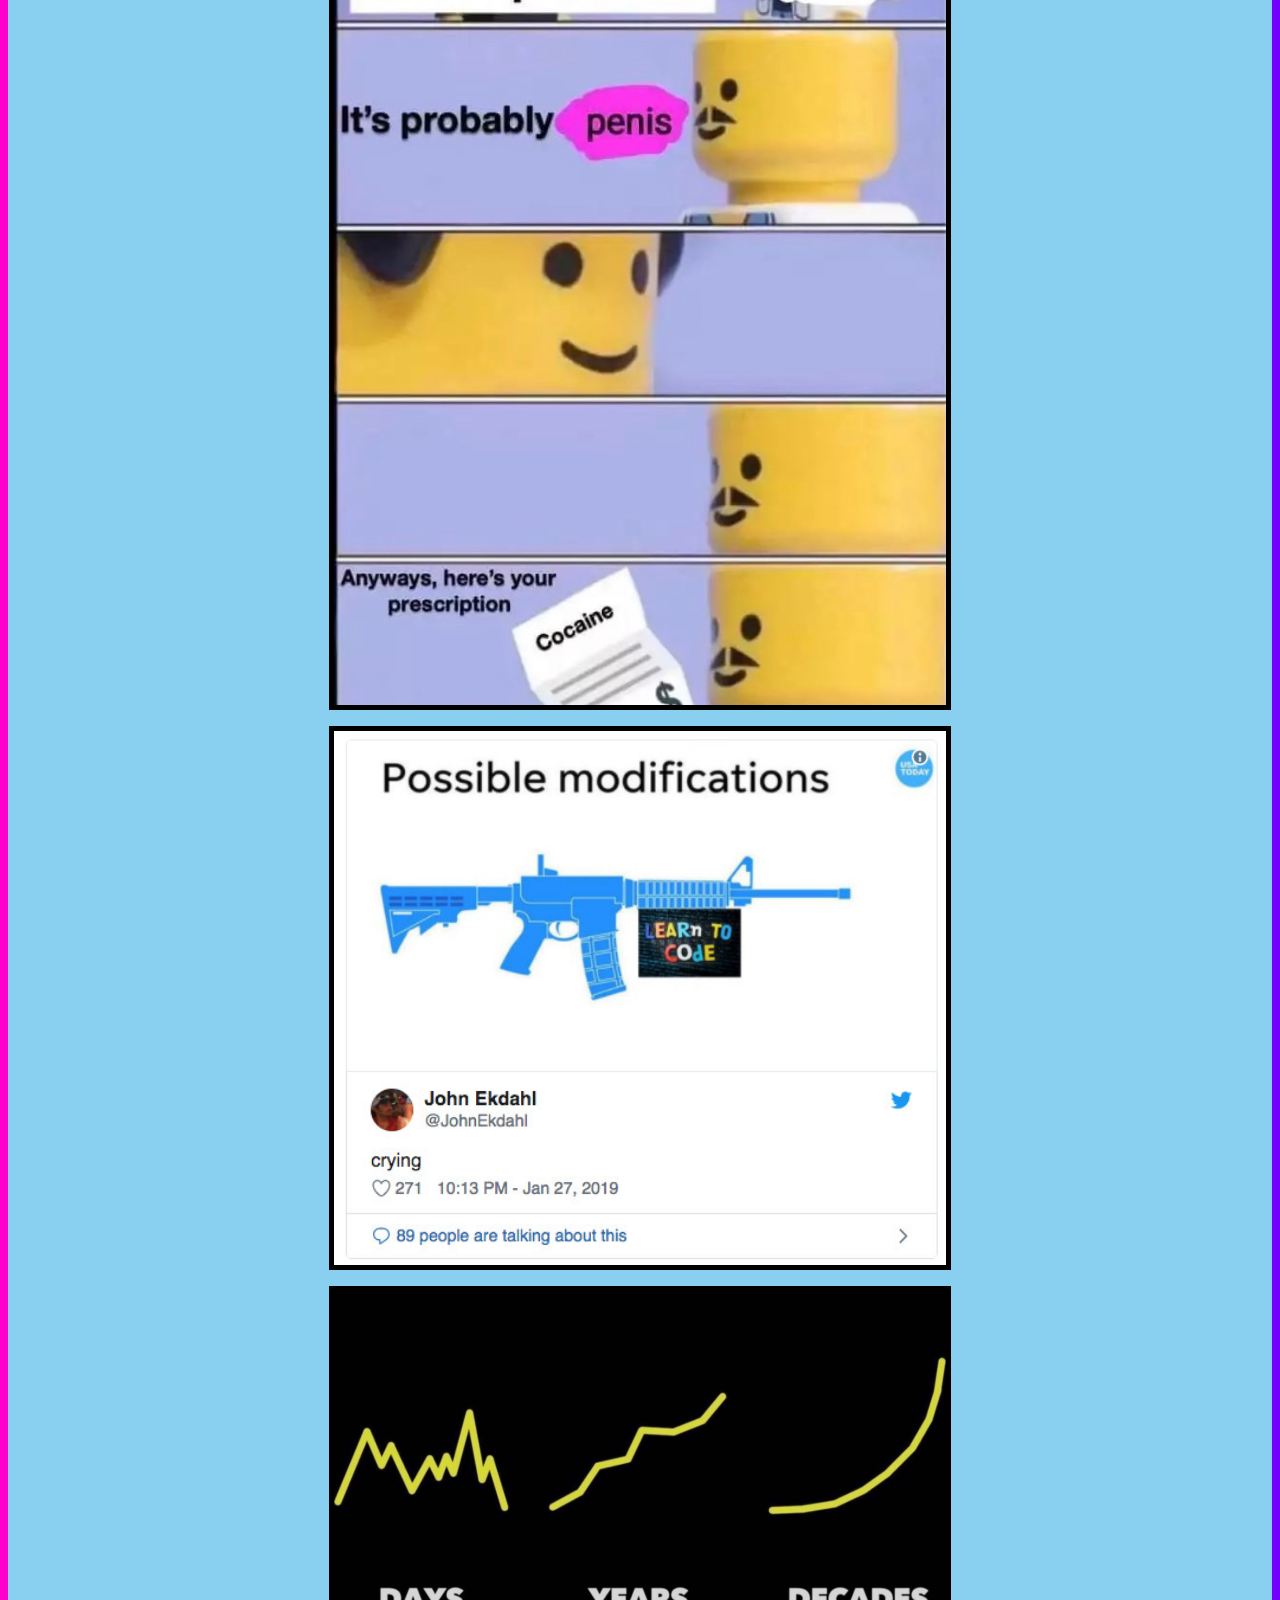
<file: memes.html>
<!DOCTYPE html>
<html lang="en">
<head>
    <meta charset="UTF-8">
    <meta http-equiv="X-UA-Compatible" content="IE=edge">
    <meta name="viewport" content="width=device-width, initial-scale=1.0">
    <title>Memes</title>
    <link rel="icon" href="images/favicon.ico">
    <link rel="stylesheet" href="https://cdnjs.cloudflare.com/ajax/libs/font-awesome/5.15.3/css/all.min.css">
    <style>
      html, body{
        background: linear-gradient(90deg, #FF00CC, #7300ff);
        font-family: Arial, sans-serif;
      }

        img {
            display: block;
            margin: 0 auto;
            width: 50%;
            border: 5px solid black; /* Added border style */
        }
    </style>
</head>
<body>
    <div style="text-align: center;">
        <div class="meme" style="text-align: left; padding: 20px; background-color: #89CFF0;">
            <h1>I Fancy We Have A Fellow Meme Enjoyer... well enjoy :p</h1>
            <p><img src="images/bestmeme.jpg" alt=""></p>
            <p><img src="images/fair.jpeg" alt=""></p>
            <p><img src="images/fatherhood.jpg" alt=""></p>
            <p><img src="images/fiscal austerity.jpg" alt=""></p>
            <p><img src="images/gold weimar germany.jpeg" alt=""></p>
            <p><img src="images/seniorcode.jpg" alt=""></p>
            <p><img src="images/pepe.jpg" alt=""></p>
            <p><img src="images/The AI Proompter.png" alt=""></p>
            <p><img src="images/flipphone.jpeg" alt=""></p>
            <p><img src="images/The Curatooooor.png" alt=""></p>
            <p><img src="images/sloanmeme.jpeg" alt=""></p>
            <p><img src="images/breastmemes.jpeg" alt=""></p>
            <p><img src="images/peele.jpeg" alt=""></p>
            <p><img src="images/babyMan.jpg" alt=""></p>
            <p><img src="images/parentsAtTwoAM.jpg" alt=""></p>
            <p><img src="images/innovative.jpg" alt=""></p>
            <p><img src="images/hahahaha.jpg" alt=""></p>
            <p><img src="images/gov spending.jpg" alt=""></p>
            <p><img src="images/bitcoinmemes.jpg" alt=""></p>
            <p><img src="images/lmao.jpg" alt=""></p>
            <p><img src="images/My meme game on fleek copy.jpeg" alt=""></p>
            <p><img src="images/yoda.jpg" alt=""></p>
            <p><img src="images/freud.jpg" alt=""></p>
            <p><img src="images/learntocode.jpeg" alt=""></p>
            <p><img src="images/whenindoubt.jpeg" alt=""></p>
            <p><img src="images/SloanEatingYogurt.jpeg" alt=""></p>
            <p><img src="images/pepe.jpeg" alt=""></p>
        </div>
    </div>
</body>
</html>
</file>
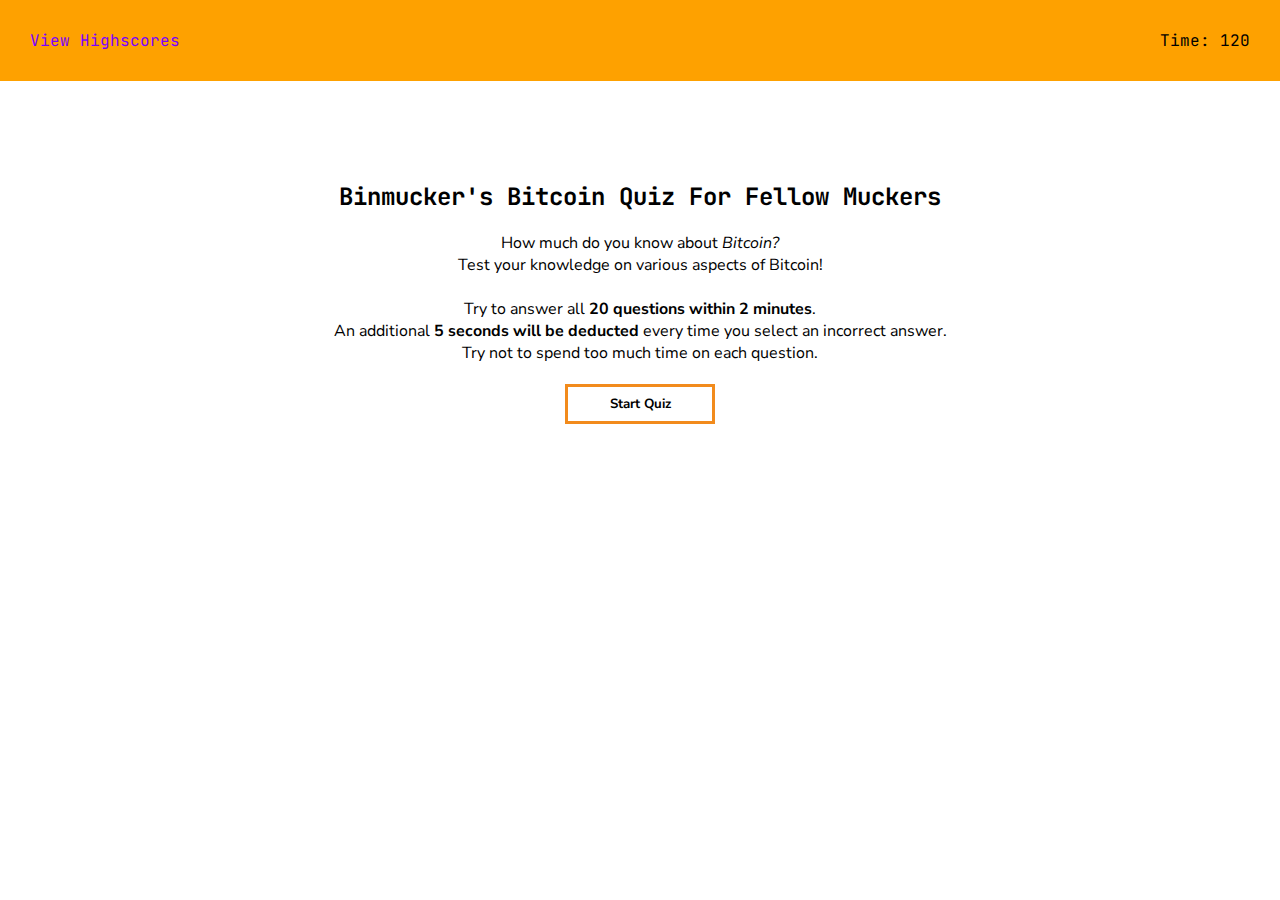
<file: quiz.html>
<!DOCTYPE html>
<html lang="en-us">
<head>
    <meta charset="UTF-8">
    <meta name="viewport" content="width=device-width, initial-scale=1.0">
    <meta http-equiv="X-UA-Compatible" content="ie=edge">
    <title>Bitcoin Quiz</title>
    <link rel="shortcut icon" type="image/jpg" href="assets/images/favicon.png">
    <link rel="preconnect" href="https://fonts.gstatic.com">
    <link href="https://fonts.googleapis.com/css2?family=JetBrains+Mono:wght@200;500&family=Nunito+Sans:wght@300;600&display=swap" rel="stylesheet">
    <link rel="stylesheet" href="assets/css/style.css">
</head>
<body>
    <div id="top-container">
        <div><a href="#" id="view-highscores" class="">View Highscores</a></div>
        <div id="countdown-div">Time: <span id="countdown">120</span></div>
    </div>
    <div id="main-container">
        <div id="start">
            <h2>Binmucker's Bitcoin Quiz For Fellow Muckers</h2>
            <p>
                How much do you know about <em>Bitcoin?</em><br>Test your knowledge on various aspects of Bitcoin!<br><br>Try to answer all <strong>20 questions within 2 minutes</strong>.<br>An additional <strong>5 seconds will be deducted</strong> every time you select an incorrect answer.<br>Try not to spend too much time on each question.
            </p>
            <div id="start-btn-div"><button id="start-quiz">Start Quiz</button></div>
        </div>
        <div id="questions" class="hide">
            <h4><span id="question-number"></span>. <span id="question"></span></h4>
            <div id="answer-buttons" class="">
                <button id="first-option" class=""></button>
                <button id="second-option" class=""></button>
                <button id="third-option" class=""></button>
                <button id="fourth-option" class=""></button>
            </div>
            <div id="next-div" class="hide">
                <button id="next-question">Next</button>
            </div>
        </div>
        <div id="complete" class="hide">
            <h3 id="complete-msg">You answered all the questions within the time limit.</h3>
            <p id="complete-p">You scored <span id="user-score">0</span><span id="user-score-msg"></span></p>
            <h4>Save your score</h4>
            <div id="highscore-input-div">
                <input type="text" id="highscore-input" placeholder="Enter your initials"><button id="submit-highscore">Submit</button>
            </div>
            <p id="input-message"></p>
            <h4>OR</h4>
            <br>
            <button id="retake">Retake Quiz</button>   
        </div>
        <div id="highscores" class="hide">
            <h2>Highscore List</h2>
            <ol id="highscore-list"></ol>
            <div id="highscore-list-buttons">
                <button id="go-to-start">Go to start menu</button>
                <button id="clear-highscores">Clear highscores</button>
            </div>
        </div>
    </div>
    <script src="assets/js/questions.js"></script>
    <script src="assets/js/script.js"></script>
</body>
</html>
</file>
<file: styles.css>
header {
  background-color: #8ed1fc;
}

body {
  font-family: Arial, sans-serif;
  font-size: 2.5em;
  line-height: 1.5;
  margin: 0;
  padding: 0;
  background: linear-gradient(90deg, #FF00CC, #7300ff);
  min-height: 100vh;
}

a {
  color: #0077cc;
  text-decoration: none;
}

nav {
  display: flex;
  align-items: center;
  justify-content: space-between;
  padding: 10px 20px;
}

nav .logo {
  color: #fff;
  font-size: 1.5em;
  text-decoration: none;
}

nav .logo:hover {
  color: #7300ff;
}

nav ul {
  display: flex;
  list-style: none;
  margin: 0;
  padding: 0;
}

nav ul li {
  margin: 0 7px;
}

nav ul li a {
  color: #fff;
  text-decoration: none;
}

nav ul li a:hover {
  color: #7300ff;
}

@media screen and (max-width: 768px) {
  nav {
    display: flex;
    justify-content: space-between;
  }

  .nav-toggle {
    display: inline-block;
    cursor: pointer;
    font-size: 24px;
    color: #fff;
  }

  nav ul {
    display: none;
    position: absolute;
    top: 60px;
    right: 20px;
    flex-direction: column;
    background-color: #8ed1fc;
    border-radius: 5px;
    padding: 10px;
  }

  nav ul.show-menu {
    display: flex;
  }

  nav ul li {
    margin: 0;
    margin-bottom: 10px;
  }
}

.img-fluid{
justify-content: center;
margin: 30px;
}

#hero {
  display: flex;
  flex-direction: column;
  align-items: center;
  justify-content: center;
  height: 80vh;
}

.hero-image {
  display: flex;
  justify-content: center;
  align-items: center;
  margin-bottom: 25px;
}

.hero-image img {
  max-width: 500px;
  height: auto;
  border-radius: 21%
}

.hero-content p {
  margin-top: 100px;
}

.few{
height: 500px;
width: auto;
}

#hero h1, #hero p {
  color: #fff;
  font-size: 1.1em;
}

#posts {
  padding: 20px;
}

.post {
  background-color: #fff;
  padding: 20px;
  margin-bottom: 20px;
  box-shadow: 0px 0px 10px #888;
  transition: background-color 0.3s, color 0.3s; /* Add transition properties */
}

.post:hover {
  background-color: #000;
}

.post:hover h3,
.post:hover a {
  color: #fff;
}

.post h3 {
  margin-top: 0;
}

.post a {
  color: #8ed1fc;
  text-decoration: none;
}

footer {
  background-color: #8ed1fc;
  padding: 20px;
  color: #fff;
  text-align: center;
}

button {
  background-color: #428bca;
  color: white;
  font-size: 24px;
  padding: 16px 32px;
  border: none;
  border-radius: 4px;
  cursor: pointer;
}

.roundingbut {
  border-radius: 2.1%;
  justify-content: center;
  margin: 20px;
}

body {
  font-family: 'Poppins', sans-serif;
  font-weight: bold;
}

h1, h2, h3 {
  font-weight: bold;
}

#newsletter {
  background-color: #b2d9ff;
  display: flex;
  justify-content: center;
  align-items: center;
  height: 200px;
}

#newsletter form {
  display: flex;
  align-items: center;
  justify-content: center;
}

#newsletter form input[type="email"] {
  font-size: 1.5em;
  padding: 10px;
  margin-right: 10px;
}

#newsletter form button {
  font-size: 1.5em;
  padding: 10px 20px;
  border-radius: 4px;
  border: none;
  background-color: #428bca;
  color: #fff;
}

#quote, #joke {
  display: flex;
  justify-content: center;
  align-items: center;
  flex-direction: column;
  text-align: center;
  font-size: 1.5rem;
  padding: 20px;
}

@media only screen and (max-width: 768px) {
  #quote, #joke {
    font-size: 1.2rem;
  }
}

.box {
  border: 1px solid white;
  padding: 20px;
  text-align: center;
}

.box:hover {
  background-color: white;
  color: #3399ff;
  cursor: pointer;
}

.substack {
  text-align: center;
  margin-top: 25px;
  margin-bottom: 10px;
}



.apitings a {
  display: inline-block;
  padding: 10px;
  border: 2px solid rgb(255, 255, 255);
  border-radius: 7%;
  color: rgb(255, 255, 255);
  background-color: #8ED1fc;
  text-decoration: none;
}

.apitings:hover a {
  border-color: #7300ff;
  color: #7300ff;
}

.tank {
  width: 279px;
  height: 100%;
  border-radius: 50%;
  margin: 25px auto;
}

.tankdiv {
  display: flex;
  justify-content: center;
  align-items: center;
}
#about {
  background-color: #8ed1fc;
  padding: 20px;
  display: flex;
  align-items: center;
  text-align: left;
}

.about-image {
  display: flex;
  justify-content: center;
  margin-bottom: 20px;
}

.about-image img {
  max-width: 100%;
  max-height: 100%;
  border-radius: 5%;
}

.about-text {
  margin-left: 20px;
}

#about p {
  margin-bottom: 10px;
  color: #fff;
}

#about a {
  color: #ff9500;
  text-decoration: none;
}

@media only screen and (max-width: 600px) {
  #about {
    flex-direction: column;
    align-items: center;
    text-align: center;
  }

  .about-image {
    margin-bottom: 20px;
  }

  .about-text {
    margin-left: 0;
  }
}


@media only screen and (max-width: 600px) {
  /* Header */
  .container {
    padding: 20px;
  }

  /* Navigation */
  nav ul {
    top: 40px;
  }

  /* Hero */
  #hero {
    height: 60vh;
  }

  #hero img {
    max-width: 200px;
    height: auto;
  }

  /* Posts */
  #posts {
    padding: 10px;
  }

  .post {
    padding: 10px;
    margin-bottom: 10px;
  }

  /* Footer */
  footer {
    padding: 10px;
  }

  /* About */
  #about {
    padding: 10px;
  }

  .about-image {
    width: 100%;
    height: auto;
    margin-bottom: 10px;
  }

  .about-text {
    margin-right: 0;
    text-align: center;
  }
}

.icon-resize {
  font-size: 35px; /* Adjust the font size as needed */
}

.post {
  background-color: #fff;
  padding: 20px;
  margin-bottom: 20px;
  box-shadow: 0px 0px 10px #888;
  display: flex; /* Add this line to enable flexbox */
  flex-direction: column; /* Add this line to change the direction to column */
  align-items: center; /* Add this line to center the items horizontally */
  text-align: center; /* Add this line to center the text horizontally */
}

.nav-toggle {
  display: none;
}

nav ul {
  display: flex;
  justify-content: space-between;
  align-items: center;
}

@media (max-width: 768px) {
  .nav-toggle {
    display: block;
    font-size: 1.5rem;
    background: pink; /* Updated color */
    border: none;
    cursor: pointer;
    padding: 0.5rem; /* Added padding for better visibility */
  }

  nav ul {
    flex-direction: column;
    align-items: flex-start;
    justify-content: flex-start;
    height: 0;
    overflow: hidden;
    transition: height 0.3s ease;
    padding: 0; /* Removed padding to match the parent container */
  }

  nav ul.show {
    height: auto;
  }

  nav ul li {
    margin-bottom: 1rem;
  }
}

@media (max-width: 767px) {
  .section1 .tankdiv {
    text-align: center;
  }
  .section2 .hero-image {
    text-align: center;
  }
}
@media (max-width: 767px) {
  #quote {
    padding-top: 50px; /* Add some top padding to push the content down */
  }

  #hero {
    padding-bottom: 20px; /* Add some bottom padding to create space for the button */
  }

  .hero-content {
    text-align: center; /* Center the text */
  }

  .tankdiv {
    margin-top: 20px; /* Add some top margin to separate the image from the text */
  }
}

@property --a { /* control the gradient rotation (no need to update) */
  syntax: "<angle>";
  initial-value: 45deg; 
  inherits: true;
}
@property --r {
  syntax: "<angle>";
  initial-value: 5deg; /* control the image rotation */
  inherits: true;
}
@property --p { /* control the color stops of the gradient (no need to update) */
  syntax: "<percentage>";
  initial-value: 0%;
  inherits: true;
}
img {
  --c: #00ff1e; /* the main coloration of the rotating gradient */
  width: 250px; /* the size of the image*/
  aspect-ratio: 1;
  border-radius: 25px;
  border: 4px solid #0000; /* the thickness for the rotating gradient */
  padding: 10px; /* the gap */
  background: 
    conic-gradient(from var(--a),
       #0000 calc(30% - var(--p)),
       var(--c) calc(50% - var(--p)) calc(50% + var(--p)),
       #0000 calc(70% + var(--p))) border-box;
  --g: linear-gradient(#000 0 0);
  -webkit-mask: 
    var(--g),var(--g) padding-box,
    conic-gradient(from var(--a),
       #000d calc(30% - var(--p)),
       #000  calc(50% - var(--p)) calc(50% + var(--p)),
       #000d calc(70% + var(--p))) content-box;
  -webkit-mask-composite: xor;
          mask-composite: exclude;
  --_t: perspective(450px); /* the bigger, the better */
  animation: 4s linear infinite;
  animation-name: a,r;
  transition: --p .5s,--r .4s;
  cursor: pointer;
}
img:hover {
  --p: 50%;
  --r: 0deg;
  animation-play-state: paused;
}
@keyframes a {
  to {--a: 405deg}
}

@keyframes r{
  0%,
  100%  {transform: var(--_t) rotate3d( 1, 1,0,var(--r))}
  12.5% {transform: var(--_t) rotate3d( 0, 1,0,var(--r))}
  25%   {transform: var(--_t) rotate3d(-1, 1,0,var(--r))}
  37.5% {transform: var(--_t) rotate3d(-1, 0,0,var(--r))}
  50%   {transform: var(--_t) rotate3d(-1,-1,0,var(--r))}
  62.5% {transform: var(--_t) rotate3d( 0,-1,0,var(--r))}
  75%   {transform: var(--_t) rotate3d( 1,-1,0,var(--r))}
  87.5% {transform: var(--_t) rotate3d( 1, 0,0,var(--r))}
}

.v4v {
  background-color: #8ED1fc;
  padding: 5rem 0;
  display: flex;
  flex-direction: column;
  justify-content: center;
  align-items: center;
}

.substackheader{
  text-align: center;
}

/* Marquee style */
.red {
  color: red;
}

.green {
  color: green;
}

.marquee {
  overflow: hidden;
  white-space: nowrap;
  width: 100%;
}

.marquee .scroll {
  display: inline-block;
  animation: animate-marquee 40s linear infinite;
  animation-delay: -40s;
}

.marquee .scroll div {
  display: inline-block;
  padding-right: 100%;
}

.category {
  padding: 0 10px;
  color: #ffffff;
  font-size: 16px;
  font-weight: 600!important;
  clear: both;
  display: inline-block;
  overflow: hidden;
  white-space: nowrap;
  line-height: 20px;
  font-family: sans-serif;
}

/* Responsive marquee */
@media (max-width: 767px) {
  .category {
    font-size: 16px;
  }
  .marquee .scroll div {
    font-size: 16px;
  }
}

@keyframes animate-marquee {
  0% {
    transform: translateX(100%);
  }
  100% {
    transform: translateX(-100%);
  }
}
</file>
<file: assets/css/style.css>
/* GLOBAL RESET */

* {
    margin: 0;
}

/* GENERAL */

.hide {
    display: none;
}

.show {
    display: block;
}

h2 {
    font-family: 'JetBrains Mono', monospace;
    text-align: center;
}

p {
    font-family: 'Nunito Sans', sans-serif;
}

button, input {
    outline: none;
}

button {
    cursor: pointer;
}

/* TOP CONTAINER */

#top-container {
    background: rgb(254, 161, 0); 
    padding: 30px;
}

#view-highscores {
    color: rgb(123, 0, 255);
    text-decoration: none;
}

#view-highscores:hover {
    color: rgb(94, 255, 0);
}

#top-container div {
    display: inline-block;
    font-family: 'JetBrains Mono', monospace;
}

#countdown-div {
    float: right;
}

#questions, #complete, #highscores {
    width: 50%;
    margin: 0 auto;
}

/* MAIN CONTAINER */

#main-container {
    margin: 100px auto;
}

/* start div */
#start-btn-div {
    text-align: center;
}

#start p {
    padding: 20px 0;
    text-align: center;
}

#start-btn-div button {
    font-family: 'Nunito Sans', sans-serif;
    font-weight: bold;
    background: transparent;
    border: 3px solid rgb(242, 139, 28);
    height: 40px;
    width: 150px;
}

#start-btn-div button:hover {
    color: white;
    background: rgb(242, 181, 28);
    transition-duration: 0.3s;
}

/* questions div */
#questions h4 {
    font-family: 'Nunito Sans', sans-serif;
    padding: 20px 0;
}

#answer-buttons button {
    display: block;
    font-family: 'Nunito Sans', sans-serif;
    font-weight: bold;
    background: rgb(254, 224, 149);
    border: none;
    height: 30px;
    width: 90%;
    margin: 5px auto;
}

#answer-buttons button:hover {
    color: white;
    background: rgb(242, 181, 28);
    transition-duration: 0.3s;
}

#next-div {
    text-align: center;
}

#next-question {
    font-family: 'Nunito Sans', sans-serif;
    font-weight: bold;
    background: transparent;
    border: 2px solid rgb(0, 0, 0);
    height: 35px;
    width: 90%;
}

#next-question:hover {
    color: white;
    background: rgb(0, 0, 0);
    transition-duration: 0.3s;
}

/* complete div */
#complete-msg {
    font-family: 'JetBrains Mono', monospace;
}

#complete-p {
    padding: 20px 0;
}

#complete h4 {
    font-family: 'Nunito Sans', sans-serif;
    font-weight: bold;
}

#highscore-input-div {
    margin-top: 20px;
}

input {
    font-family: 'Nunito Sans', sans-serif;
    background: rgb(255, 245, 211);
    height: 28px;
    border: none;
    border-radius: 0;
}

input:focus {
    background: rgb(255, 219, 130);
}

#submit-highscore {
    font-family: 'Nunito Sans', sans-serif;
    font-weight: bold;
    background: rgb(242, 181, 28);
    border: none;
    height: 30px;
    width: 75px;
}

#submit-highscore:hover {
    color: white;
    background: rgb(0, 0, 0);
    transition-duration: 0.3s;
}

#input-message {
    font-style: italic;
    color: grey;
    margin-bottom: 20px;
}

#retake {
    font-family: 'Nunito Sans', sans-serif;
    font-weight: bold;
    background: transparent;
    border: 3px solid rgb(242, 181, 28);
    height: 40px;
    width: 220px;
    margin-right: 50px;;
}

#retake:hover {
    color: white;
    background: rgb(242, 181, 28);
    transition-duration: 0.3s;
}

/* highscores div */
ol {
    padding: 40px 0 20px 0;
}

li {
    font-family: 'JetBrains Mono', monospace;
    background: rgb(255, 245, 211); 
    padding: 5px;
    margin: 5px;
    text-align: center;
    line-height: 2em;
}

#highscore-list-buttons {
    text-align: center;
}

#go-to-start, #clear-highscores {
    font-family: 'Nunito Sans', sans-serif;
    font-weight: bold;
    background: transparent;
    border: 2px solid rgb(242, 181, 28);
    height: 40px;
    width: 200px;
    margin: 0 20px;
}

#clear-highscores {
    border: 2px solid rgb(181, 52, 52);
}

#go-to-start:hover {
    color: white;
    background: rgb(242, 181, 28);
    transition-duration: 0.3s;
}

#clear-highscores:hover {
    color: white;
    background: rgb(181, 52, 52);
    transition-duration: 0.3s;
}

/*  MEDIA QUERIES */

/* small devices (landscape phones, 576px and down) */
@media (max-width: 576px) { 
    #main-container {
        padding: 0 20px;
    }

    #questions, #complete, #highscores {
        width: 80%;
        margin: 0 auto;
    }
}

/* large devices (desktops, 992px and down) */
@media (max-width: 992px) { 
    #go-to-start, #clear-highscores {
        width: 80%;
        margin: 5px auto;
    }
}
</file>
